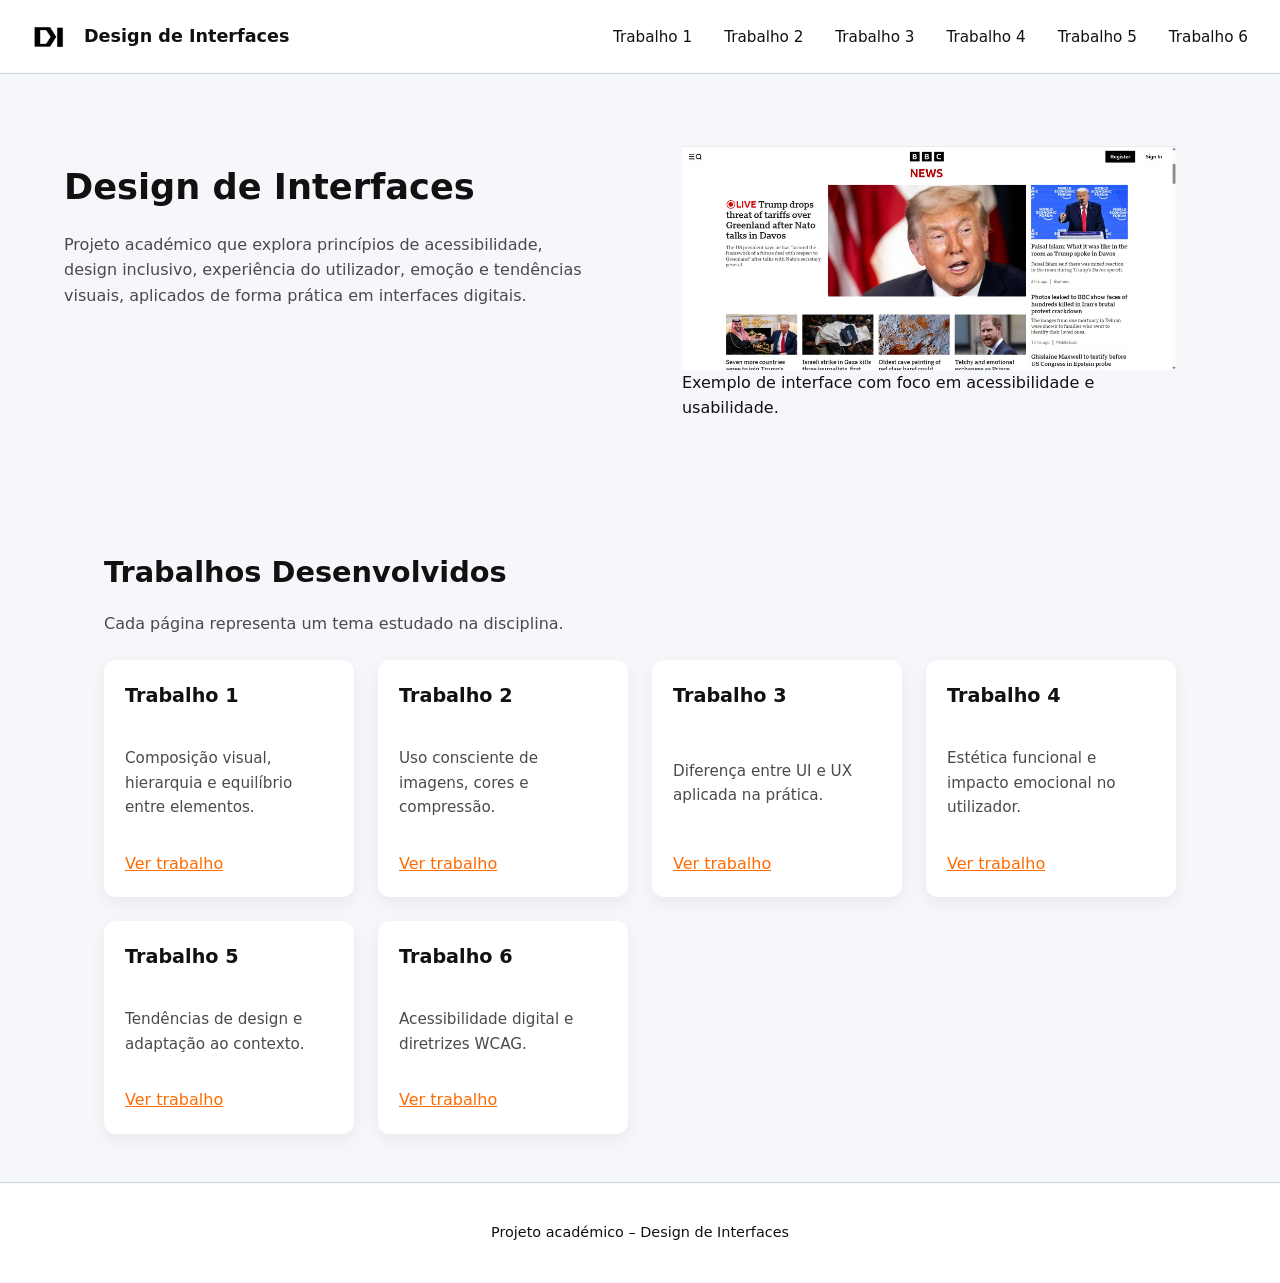
<file: index.html>
<!DOCTYPE html>
<html lang="pt">
<head>
  <meta charset="UTF-8">
  <meta name="viewport" content="width=device-width, initial-scale=1.0">
  <title>Design de Interfaces</title>
  <link rel="stylesheet" href="style.css">
  <link rel="icon" href="imagens/favicon.png" type="image/x-icon">
</head>

<body class="theme-light">

<a href="#conteudo" class="skip-link">Saltar para o conteúdo principal</a>

<header class="site-header">
  <div class="logo-area">
    <img src="imagens/logo.png" alt="Logotipo do projeto Design de Interfaces" width="48" height="48">
    <span class="site-title">Design de Interfaces</span>
  </div>

  <nav class="main-nav" aria-label="Navegação principal">
    <ul>
      <li><a href="trabalho1.html">Trabalho 1</a></li>
      <li><a href="trabalho2.html">Trabalho 2</a></li>
      <li><a href="trabalho3.html">Trabalho 3</a></li>
      <li><a href="trabalho4.html">Trabalho 4</a></li>
      <li><a href="trabalho5.html">Trabalho 5</a></li>
      <li><a href="trabalho6.html">Trabalho 6</a></li>
    </ul>
  </nav>
</header>

<main id="conteudo">

  <section class="hero">
    <div class="hero-text">
      <h1>Design de Interfaces</h1>
      <p>
        Projeto académico que explora princípios de acessibilidade, design inclusivo,
        experiência do utilizador, emoção e tendências visuais, aplicados de forma prática
        em interfaces digitais.
      </p>
    </div>

    <figure class="hero-figure">
      <img src="imagens/interface-exemplo.jpg" alt="Exemplo visual de interface acessível e responsiva">
      <figcaption>Exemplo de interface com foco em acessibilidade e usabilidade.</figcaption>
    </figure>
  </section>

  <section class="section">
    <header class="section-header">
      <h2>Trabalhos Desenvolvidos</h2>
      <p>Cada página representa um tema estudado na disciplina.</p>
    </header>

    <div class="cards-grid">
      <article class="card">
        <h3>Trabalho 1</h3>
        <p>Composição visual, hierarquia e equilíbrio entre elementos.</p>
        <a href="trabalho1.html" class="card-link">Ver trabalho</a>
      </article>

      <article class="card">
        <h3>Trabalho 2</h3>
        <p>Uso consciente de imagens, cores e compressão.</p>
        <a href="trabalho2.html" class="card-link">Ver trabalho</a>
      </article>

      <article class="card">
        <h3>Trabalho 3</h3>
        <p>Diferença entre UI e UX aplicada na prática.</p>
        <a href="trabalho3.html" class="card-link">Ver trabalho</a>
      </article>

      <article class="card">
        <h3>Trabalho 4</h3>
        <p>Estética funcional e impacto emocional no utilizador.</p>
        <a href="trabalho4.html" class="card-link">Ver trabalho</a>
      </article>

      <article class="card">
        <h3>Trabalho 5</h3>
        <p>Tendências de design e adaptação ao contexto.</p>
        <a href="trabalho5.html" class="card-link">Ver trabalho</a>
      </article>

      <article class="card">
        <h3>Trabalho 6</h3>
        <p>Acessibilidade digital e diretrizes WCAG.</p>
        <a href="trabalho6.html" class="card-link">Ver trabalho</a>
      </article>
    </div>
  </section>

</main>

<footer class="site-footer">
  <p>Projeto académico – Design de Interfaces</p>
</footer>

</body>
</html>
</file>
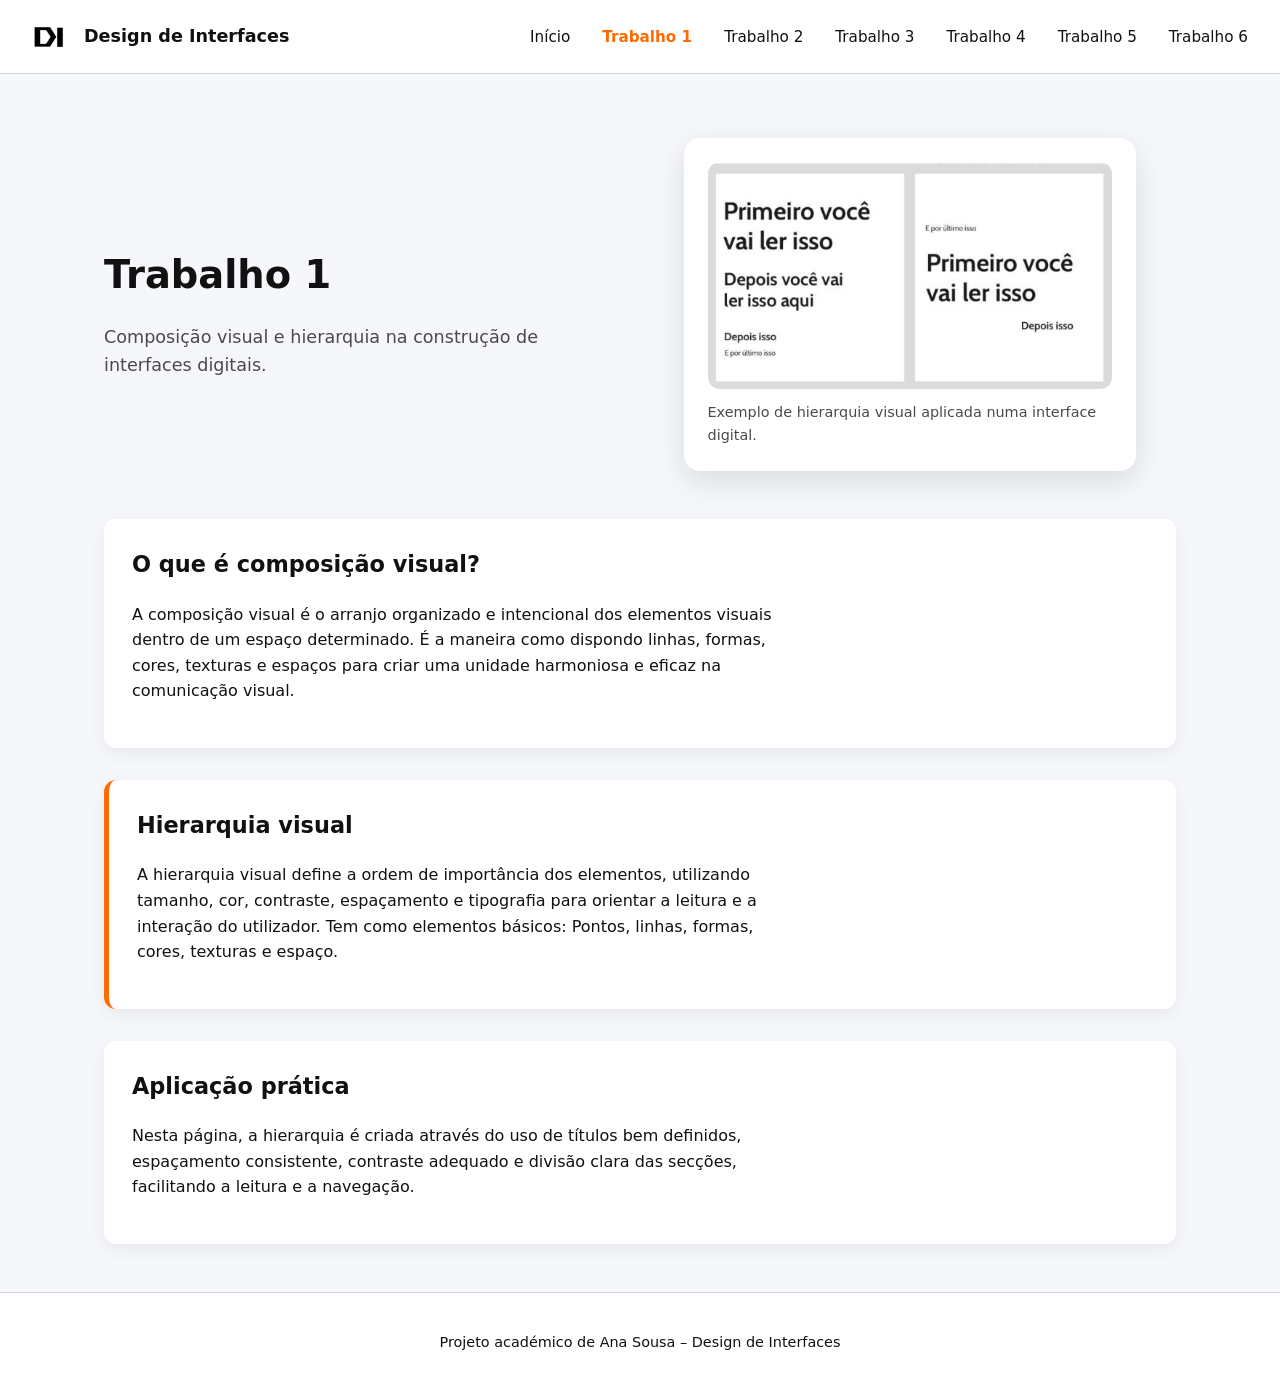
<file: trabalho1.html>
<!DOCTYPE html>
<html lang="pt">

<head>
    <meta charset="UTF-8">
    <meta name="viewport" content="width=device-width, initial-scale=1.0">
    <title>Trabalho 1 – Composição Visual</title>
    <link rel="icon" href="/imagens/favicon.png" type="image/x-icon">

    <!-- CSS base do site -->
    <link rel="stylesheet" href="style.css">

    <!-- CSS específico do trabalho -->
    <link rel="stylesheet" href="trabalho1.css">
</head>

<body class="theme-light">

    <a href="#conteudo" class="skip-link">Saltar para o conteúdo principal</a>

    <header class="site-header">
        <div class="logo-area">
            <img src="imagens/logo.png" alt="Logotipo do projeto Design de Interfaces" width="48" height="48">
            <span class="site-title">Design de Interfaces</span>
        </div>

        <nav class="main-nav" aria-label="Navegação principal">
            <ul>
                <li><a href="index.html">Início</a></li>
                <li><a href="trabalho1.html" aria-current="page">Trabalho 1</a></li>
                <li><a href="trabalho2.html">Trabalho 2</a></li>
                <li><a href="trabalho3.html">Trabalho 3</a></li>
                <li><a href="trabalho4.html">Trabalho 4</a></li>
                <li><a href="trabalho5.html">Trabalho 5</a></li>
                <li><a href="trabalho6.html">Trabalho 6</a></li>
            </ul>
        </nav>
    </header>

    <main id="conteudo">

        <section class="trabalho-hero hero-com-imagem">
            <div class="hero-texto">
                <h1>Trabalho 1</h1>
                <p class="subtitulo">
                    Composição visual e hierarquia na construção de interfaces digitais.
                </p>
            </div>

            <figure class="hero-imagem">
                <img src="imagens/imagem-exemplo.jpg"
                    alt="Exemplo de hierarquia visual aplicando contraste, tamanho e espaçamento">
                <figcaption>
                    Exemplo de hierarquia visual aplicada numa interface digital.
                </figcaption>
            </figure>
        </section>


        <section class="conteudo-trabalho">
            <article class="bloco">
                <h2>O que é composição visual?</h2>
                <p>
                    A composição visual é o arranjo organizado e
                    intencional dos elementos visuais dentro de
                    um espaço determinado. É a maneira como
                    dispondo linhas, formas, cores, texturas e
                    espaços para criar uma unidade harmoniosa
                    e eficaz na comunicação visual.
                </p>
            </article>

            <article class="bloco destaque">
                <h2>Hierarquia visual</h2>
                <p>
                    A hierarquia visual define a ordem de importância dos elementos,
                    utilizando tamanho, cor, contraste, espaçamento e tipografia para
                    orientar a leitura e a interação do utilizador.
                    Tem como elementos básicos: Pontos, linhas, formas, cores, texturas e espaço.
                </p>
            </article>

            <article class="bloco">
                <h2>Aplicação prática</h2>
                <p>
                    Nesta página, a hierarquia é criada através do uso de títulos bem
                    definidos, espaçamento consistente, contraste adequado e divisão
                    clara das secções, facilitando a leitura e a navegação.
                </p>
            </article>

        </section>

    </main>

    <footer class="site-footer">
        <p>Projeto académico de Ana Sousa – Design de Interfaces</p>
    </footer>

</body>

</html>
</file>
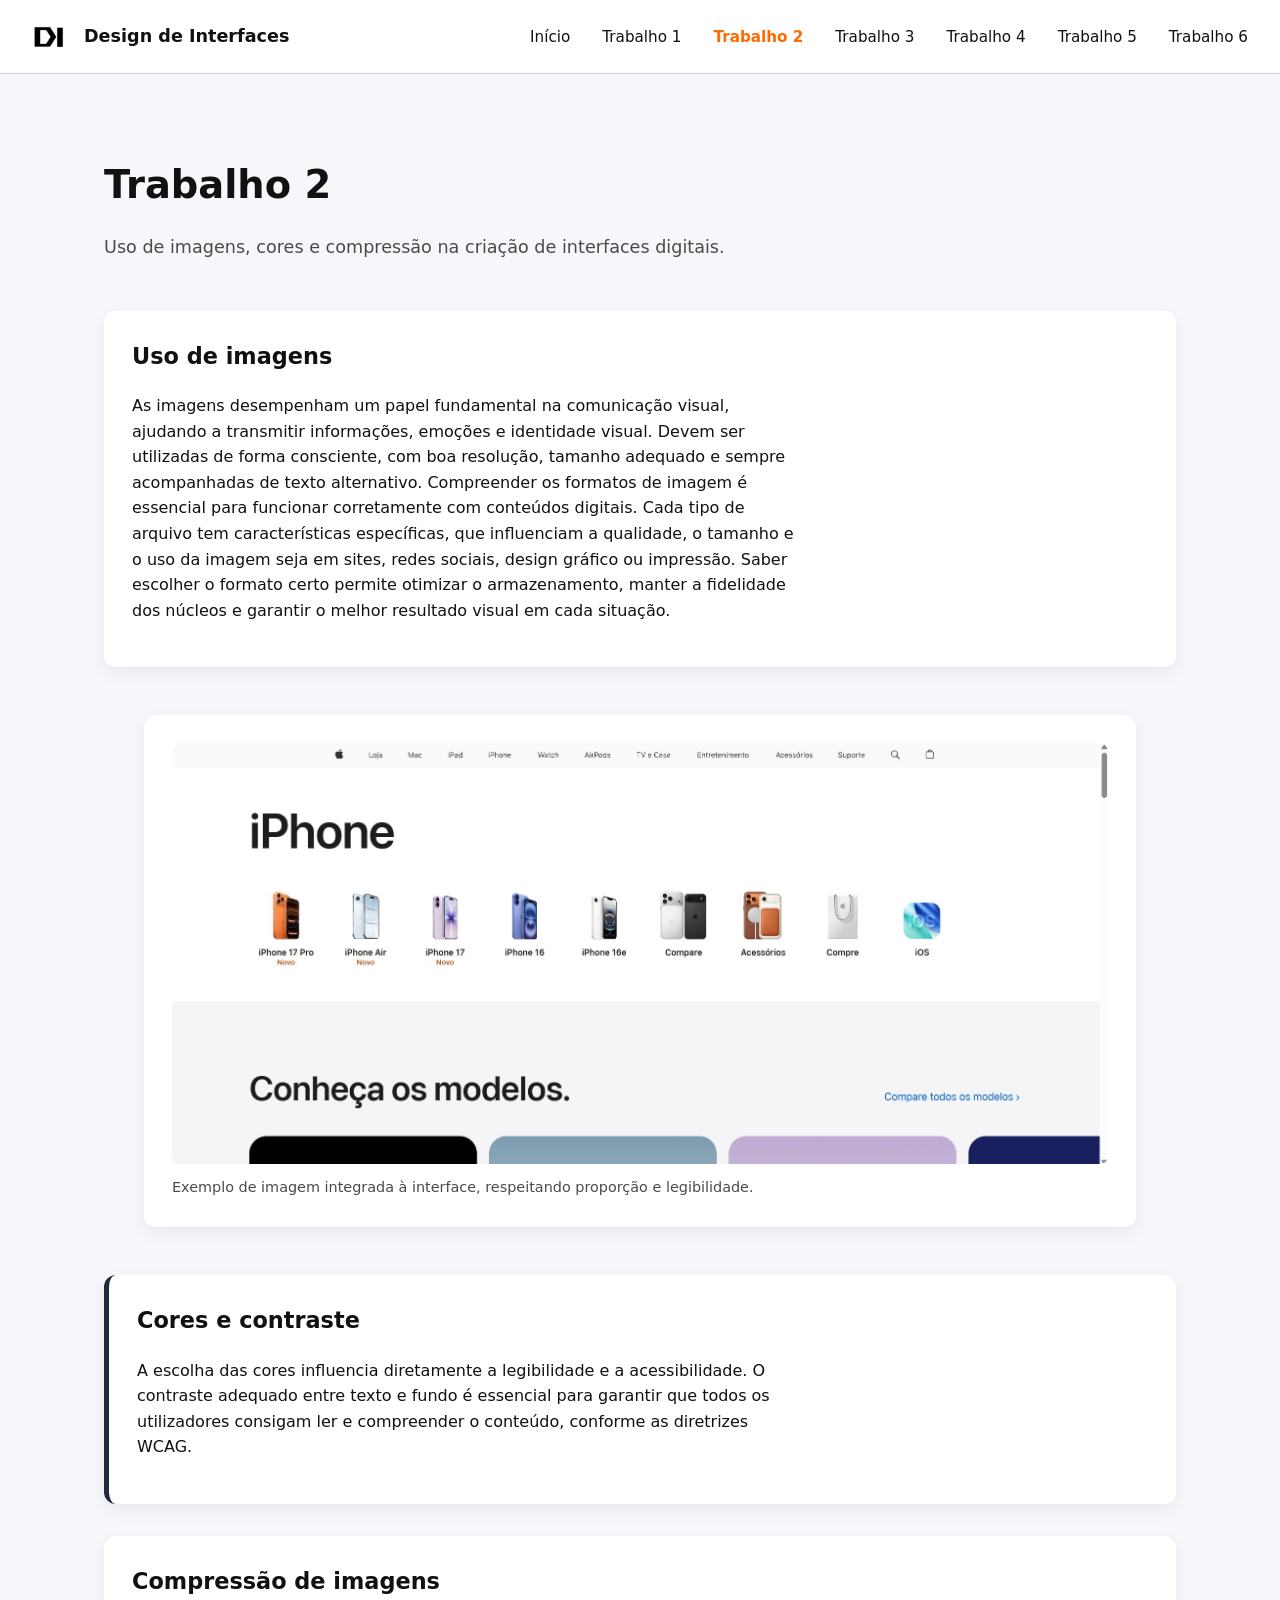
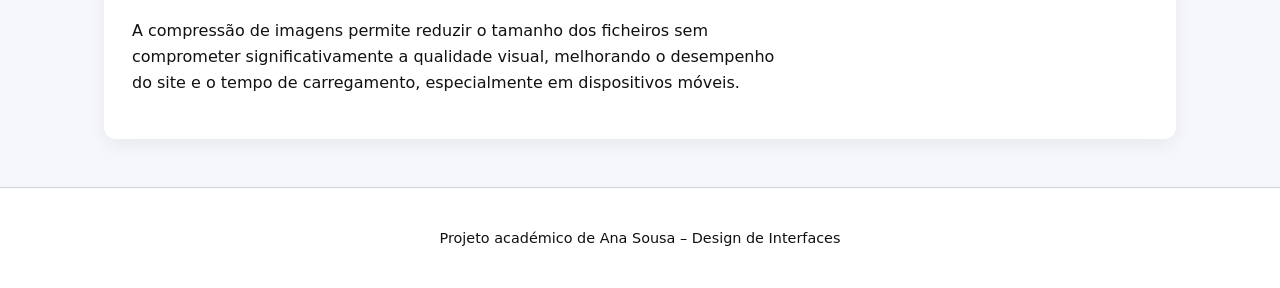
<file: trabalho2.html>
<!DOCTYPE html>
<html lang="pt">

<head>
    <meta charset="UTF-8">
    <meta name="viewport" content="width=device-width, initial-scale=1.0">
    <title>Trabalho 2 – Imagens, Cores e Compressão</title>
    <link rel="icon" href="/imagens/favicon.png" type="image/x-icon">

    <!-- CSS base do site -->
    <link rel="stylesheet" href="style.css">

    <!-- CSS específico do trabalho -->
    <link rel="stylesheet" href="trabalho2.css">
</head>

<body class="theme-light">

    <a href="#conteudo" class="skip-link">Saltar para o conteúdo principal</a>

    <header class="site-header">
        <div class="logo-area">
            <img src="imagens/logo.png" alt="Logotipo do projeto Design de Interfaces" width="48" height="48">
            <span class="site-title">Design de Interfaces</span>
        </div>

        <nav class="main-nav" aria-label="Navegação principal">
            <ul>
                <li><a href="index.html">Início</a></li>
                <li><a href="trabalho1.html">Trabalho 1</a></li>
                <li><a href="trabalho2.html" aria-current="page">Trabalho 2</a></li>
                <li><a href="trabalho3.html">Trabalho 3</a></li>
                <li><a href="trabalho4.html">Trabalho 4</a></li>
                <li><a href="trabalho5.html">Trabalho 5</a></li>
                <li><a href="trabalho6.html">Trabalho 6</a></li>
            </ul>
        </nav>
    </header>

    <main id="conteudo">

        <section class="trabalho-hero">
            <h1>Trabalho 2</h1>
            <p class="subtitulo">
                Uso de imagens, cores e compressão na criação de interfaces digitais.
            </p>
        </section>

        <section class="conteudo-trabalho">

            <article class="bloco">
                <h2>Uso de imagens</h2>
                <p>
                    As imagens desempenham um papel fundamental na comunicação visual,
                    ajudando a transmitir informações, emoções e identidade visual.
                    Devem ser utilizadas de forma consciente, com boa resolução,
                    tamanho adequado e sempre acompanhadas de texto alternativo. Compreender os formatos de imagem é
                    essencial para funcionar corretamente com conteúdos
                    digitais. Cada tipo de arquivo tem características
                    específicas, que influenciam a qualidade, o tamanho
                    e o uso da imagem seja em sites, redes sociais,
                    design gráfico ou impressão.
                    Saber escolher o formato certo permite otimizar o
                    armazenamento, manter a fidelidade dos núcleos e
                    garantir o melhor resultado visual em cada situação.
                </p>
            </article>

            <figure class="bloco imagem-exemplo">
                <img src="imagens/imagem-interface.jpg" alt="Exemplo de interface com uso adequado de imagens">
                <figcaption>
                    Exemplo de imagem integrada à interface, respeitando proporção e legibilidade.
                </figcaption>
            </figure>

            <article class="bloco destaque">
                <h2>Cores e contraste</h2>
                <p>
                    A escolha das cores influencia diretamente a legibilidade e a
                    acessibilidade. O contraste adequado entre texto e fundo é essencial
                    para garantir que todos os utilizadores consigam ler e compreender
                    o conteúdo, conforme as diretrizes WCAG.
                </p>
            </article>

            <article class="bloco">
                <h2>Compressão de imagens</h2>
                <p>
                    A compressão de imagens permite reduzir o tamanho dos ficheiros sem
                    comprometer significativamente a qualidade visual, melhorando o
                    desempenho do site e o tempo de carregamento, especialmente em
                    dispositivos móveis.
                </p>
            </article>

        </section>

    </main>

    <footer class="site-footer">
        <p>Projeto académico de Ana Sousa – Design de Interfaces</p>
    </footer>

</body>

</html>
</file>
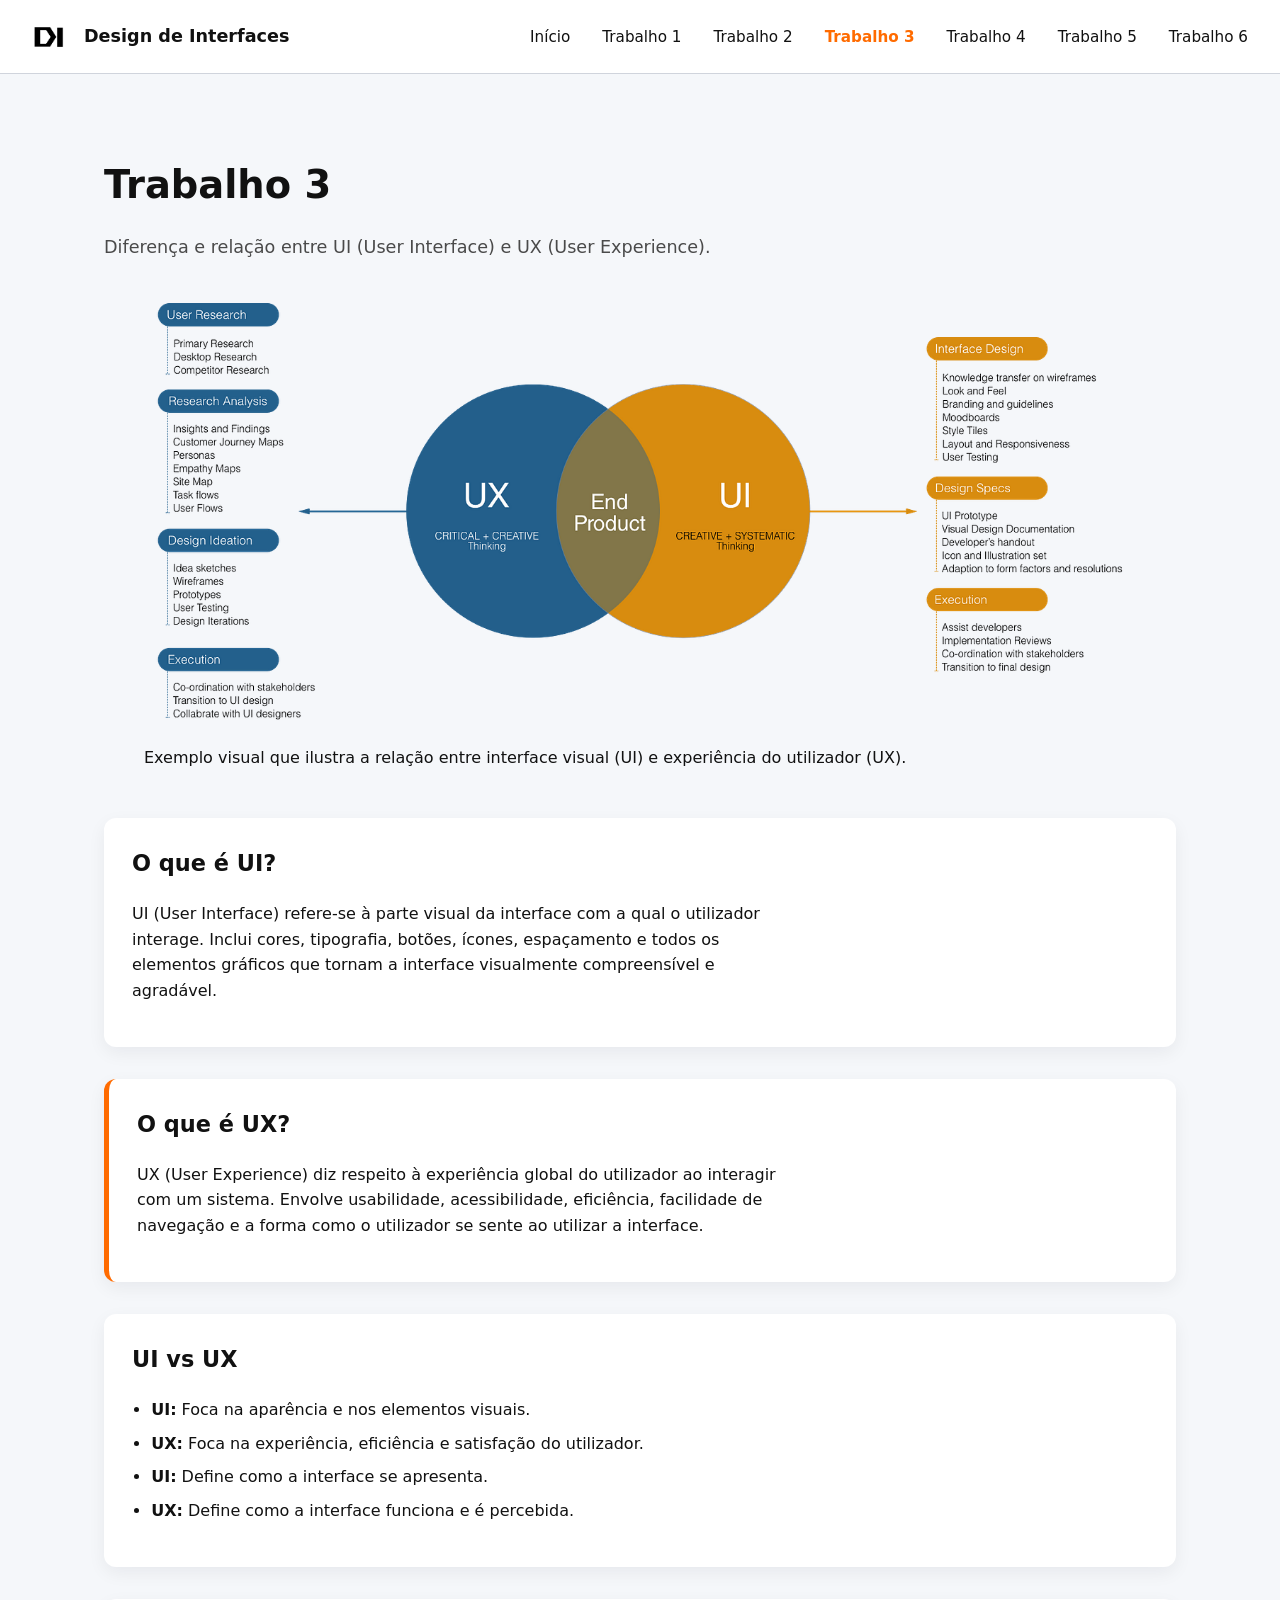
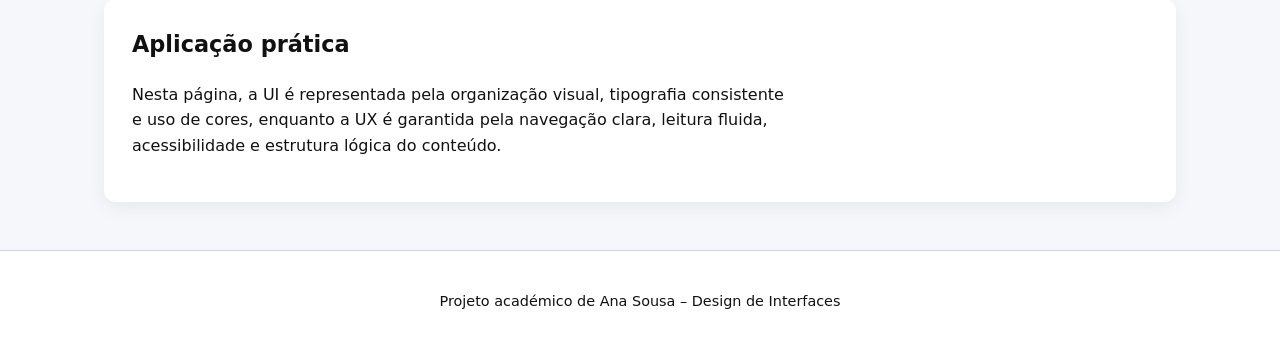
<file: trabalho3.html>
<!DOCTYPE html>
<html lang="pt">

<head>
    <meta charset="UTF-8">
    <meta name="viewport" content="width=device-width, initial-scale=1.0">
    <title>Trabalho 3 – UI e UX</title>
    <link rel="icon" href="imagens/favicon.png" type="image/x-icon">

    <!-- CSS base do site -->
    <link rel="stylesheet" href="style.css">

    <!-- CSS específico do trabalho -->
    <link rel="stylesheet" href="trabalho3.css">
</head>

<body class="theme-light">

    <a href="#conteudo" class="skip-link">Saltar para o conteúdo principal</a>

    <header class="site-header">
        <div class="logo-area">
            <img src="imagens/logo.png" alt="Logotipo do projeto Design de Interfaces" width="48" height="48">
            <span class="site-title">Design de Interfaces</span>
        </div>

        <nav class="main-nav" aria-label="Navegação principal">
            <ul>
                <li><a href="index.html">Início</a></li>
                <li><a href="trabalho1.html">Trabalho 1</a></li>
                <li><a href="trabalho2.html">Trabalho 2</a></li>
                <li><a href="trabalho3.html" aria-current="page">Trabalho 3</a></li>
                <li><a href="trabalho4.html">Trabalho 4</a></li>
                <li><a href="trabalho5.html">Trabalho 5</a></li>
                <li><a href="trabalho6.html">Trabalho 6</a></li>
            </ul>
        </nav>
    </header>

    <main id="conteudo">

        <section class="trabalho-hero hero-com-imagem">
            <div class="hero-texto">
                <h1>Trabalho 3</h1>
                <p class="subtitulo">
                    Diferença e relação entre UI (User Interface) e UX (User Experience).
                </p>
            </div>

            <figure class="hero-imagem">
                <img src="imagens/ui-ux.png"
                    alt="Exemplo visual representando a diferença entre UI e UX numa interface digital">
                <figcaption>
                    Exemplo visual que ilustra a relação entre interface visual (UI)
                    e experiência do utilizador (UX).
                </figcaption>
            </figure>
        </section>


        <section class="conteudo-trabalho">

            <article class="bloco">
                <h2>O que é UI?</h2>
                <p>
                    UI (User Interface) refere-se à parte visual da interface com a qual
                    o utilizador interage. Inclui cores, tipografia, botões, ícones,
                    espaçamento e todos os elementos gráficos que tornam a interface
                    visualmente compreensível e agradável.
                </p>
            </article>

            <article class="bloco destaque">
                <h2>O que é UX?</h2>
                <p>
                    UX (User Experience) diz respeito à experiência global do utilizador
                    ao interagir com um sistema. Envolve usabilidade, acessibilidade,
                    eficiência, facilidade de navegação e a forma como o utilizador se
                    sente ao utilizar a interface.
                </p>
            </article>

            <article class="bloco comparacao">
                <h2>UI vs UX</h2>
                <ul>
                    <li><strong>UI:</strong> Foca na aparência e nos elementos visuais.</li>
                    <li><strong>UX:</strong> Foca na experiência, eficiência e satisfação do utilizador.</li>
                    <li><strong>UI:</strong> Define como a interface se apresenta.</li>
                    <li><strong>UX:</strong> Define como a interface funciona e é percebida.</li>
                </ul>
            </article>

            <article class="bloco">
                <h2>Aplicação prática</h2>
                <p>
                    Nesta página, a UI é representada pela organização visual,
                    tipografia consistente e uso de cores, enquanto a UX é garantida
                    pela navegação clara, leitura fluida, acessibilidade e estrutura
                    lógica do conteúdo.
                </p>
            </article>

        </section>

    </main>

    <footer class="site-footer">
        <p>Projeto académico de Ana Sousa – Design de Interfaces</p>
    </footer>

</body>

</html>
</file>
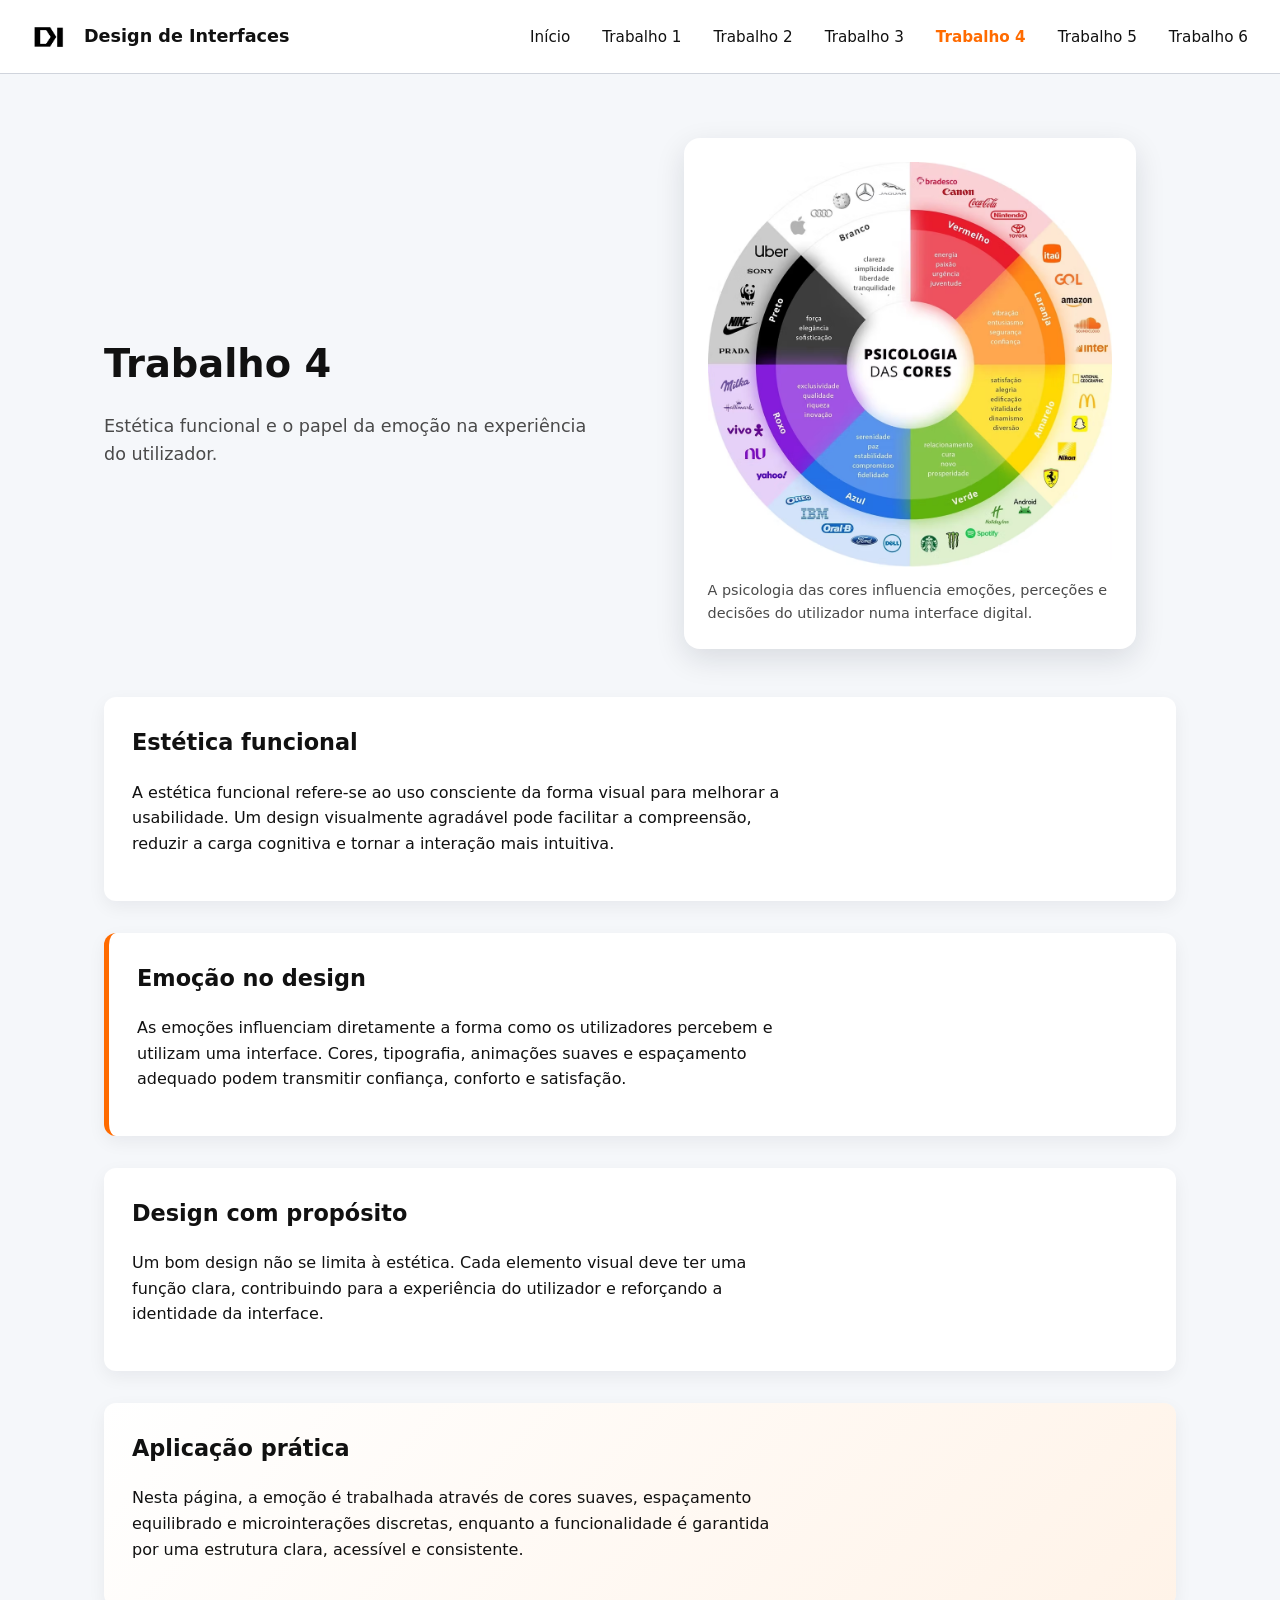
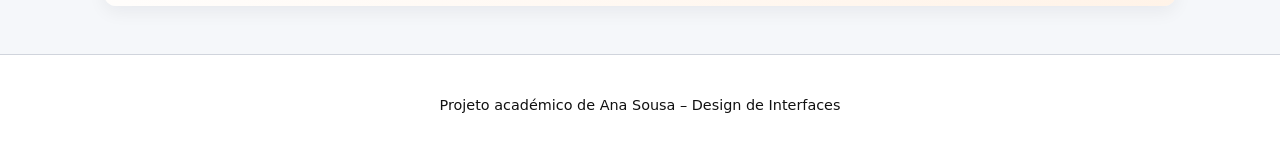
<file: trabalho4.html>
<!DOCTYPE html>
<html lang="pt">

<head>
    <meta charset="UTF-8">
    <meta name="viewport" content="width=device-width, initial-scale=1.0">
    <title>Trabalho 4 – Estética Funcional e Emoção</title>
    <link rel="icon" href="imagens/favicon.png" type="image/x-icon">

    <!-- CSS base do site -->
    <link rel="stylesheet" href="style.css">

    <!-- CSS específico do trabalho -->
    <link rel="stylesheet" href="trabalho4.css">
</head>

<body class="theme-light">

    <a href="#conteudo" class="skip-link">Saltar para o conteúdo principal</a>

    <header class="site-header">
        <div class="logo-area">
            <img src="imagens/logo.png" alt="Logotipo do projeto Design de Interfaces" width="48" height="48">
            <span class="site-title">Design de Interfaces</span>
        </div>

        <nav class="main-nav" aria-label="Navegação principal">
            <ul>
                <li><a href="index.html">Início</a></li>
                <li><a href="trabalho1.html">Trabalho 1</a></li>
                <li><a href="trabalho2.html">Trabalho 2</a></li>
                <li><a href="trabalho3.html">Trabalho 3</a></li>
                <li><a href="trabalho4.html" aria-current="page">Trabalho 4</a></li>
                <li><a href="trabalho5.html">Trabalho 5</a></li>
                <li><a href="trabalho6.html">Trabalho 6</a></li>
            </ul>
        </nav>
    </header>

    <main id="conteudo">

        <section class="trabalho-hero hero-com-imagem">
            <div class="hero-texto">
                <h1>Trabalho 4</h1>
                <p class="subtitulo">
                    Estética funcional e o papel da emoção na experiência do utilizador.
                </p>
            </div>

            <figure class="hero-imagem">
                <img src="imagens/psicologia-das-cores.avif"
                    alt="Representação da psicologia das cores e sua influência emocional no design de interfaces">
                <figcaption>
                    A psicologia das cores influencia emoções, perceções e decisões do utilizador
                    numa interface digital.
                </figcaption>
            </figure>
        </section>


        <section class="conteudo-trabalho">

            <article class="bloco">
                <h2>Estética funcional</h2>
                <p>
                    A estética funcional refere-se ao uso consciente da forma visual
                    para melhorar a usabilidade. Um design visualmente agradável pode
                    facilitar a compreensão, reduzir a carga cognitiva e tornar a
                    interação mais intuitiva.
                </p>
            </article>

            <article class="bloco destaque">
                <h2>Emoção no design</h2>
                <p>
                    As emoções influenciam diretamente a forma como os utilizadores
                    percebem e utilizam uma interface. Cores, tipografia, animações
                    suaves e espaçamento adequado podem transmitir confiança, conforto
                    e satisfação.
                </p>
            </article>

            <article class="bloco">
                <h2>Design com propósito</h2>
                <p>
                    Um bom design não se limita à estética. Cada elemento visual deve
                    ter uma função clara, contribuindo para a experiência do utilizador
                    e reforçando a identidade da interface.
                </p>
            </article>

            <article class="bloco conclusao">
                <h2>Aplicação prática</h2>
                <p>
                    Nesta página, a emoção é trabalhada através de cores suaves,
                    espaçamento equilibrado e microinterações discretas, enquanto a
                    funcionalidade é garantida por uma estrutura clara, acessível e
                    consistente.
                </p>
            </article>

        </section>

    </main>

    <footer class="site-footer">
        <p>Projeto académico de Ana Sousa – Design de Interfaces</p>
    </footer>

</body>

</html>
</file>
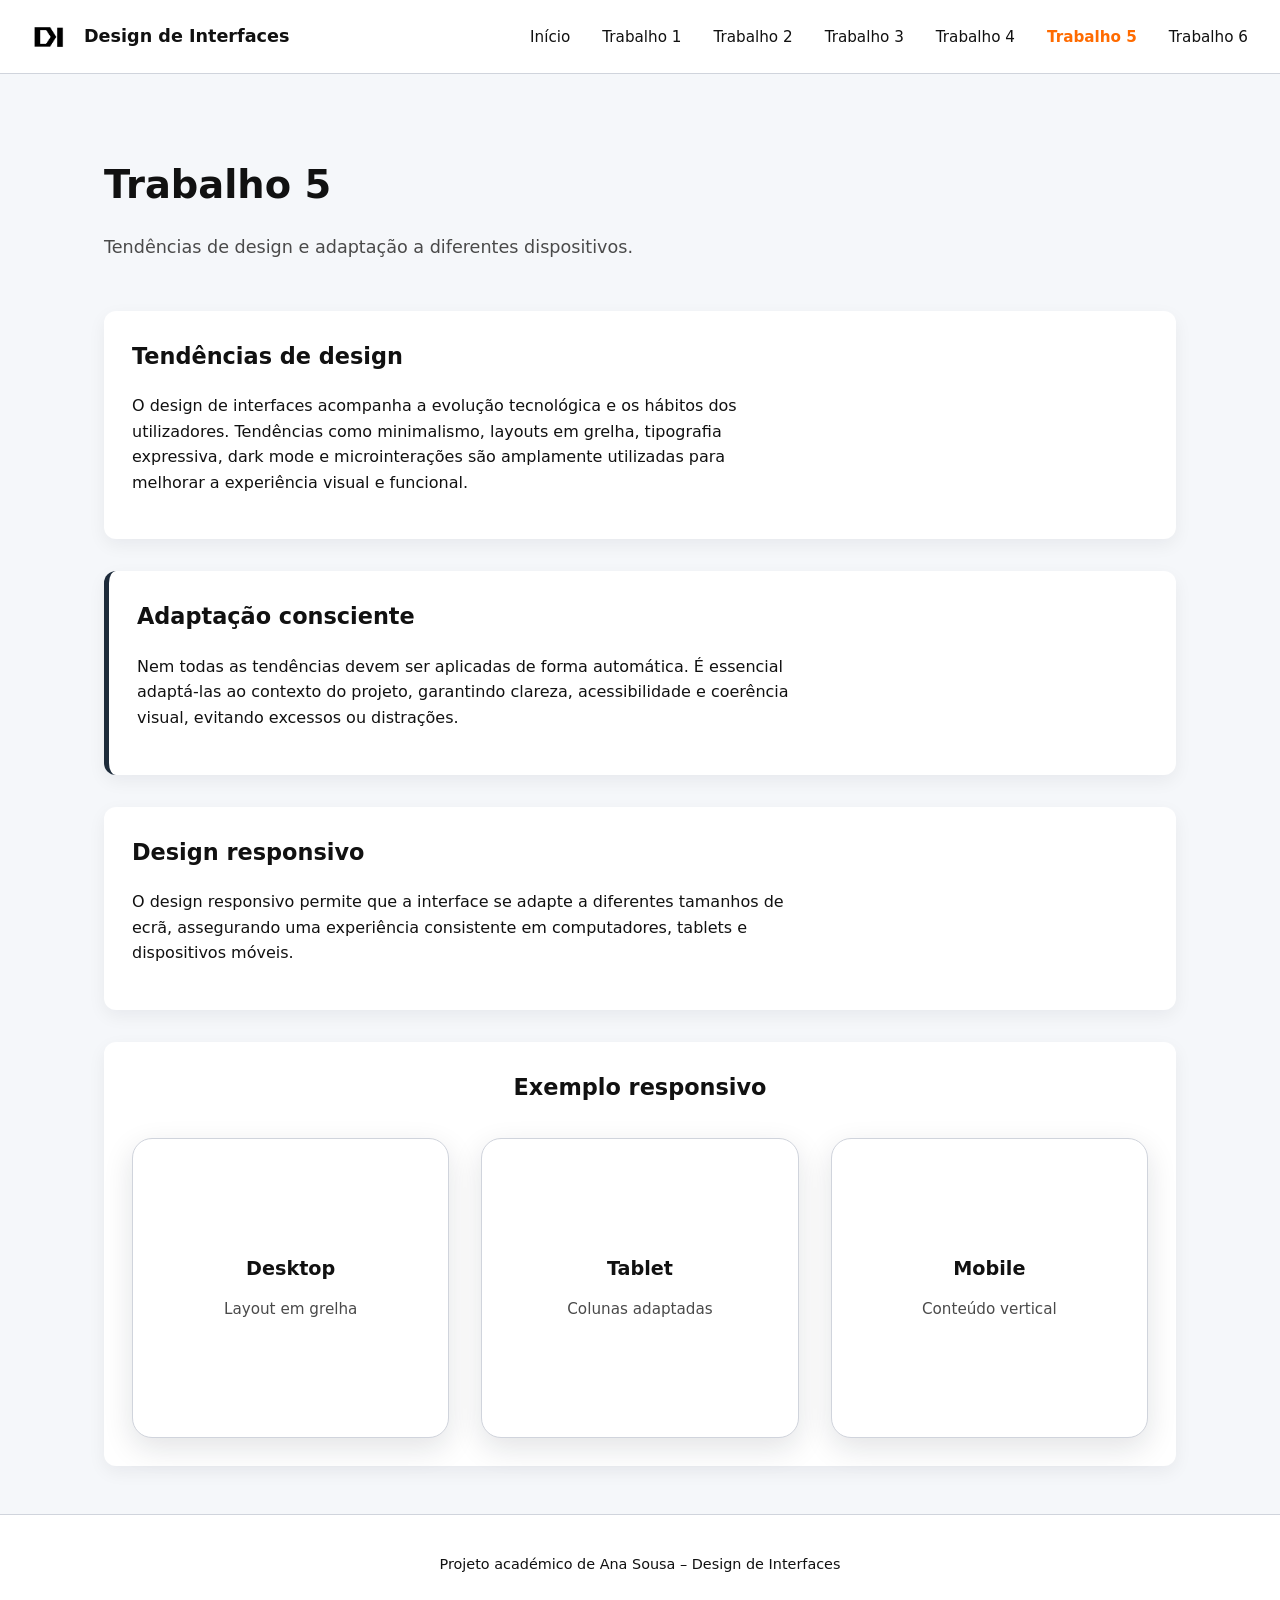
<file: trabalho5.html>
<!DOCTYPE html>
<html lang="pt">

<head>
    <meta charset="UTF-8">
    <meta name="viewport" content="width=device-width, initial-scale=1.0">
    <title>Trabalho 5 – Tendências e Responsividade</title>
    <link rel="icon" href="imagens/favicon.png" type="image/x-icon">

    <!-- CSS base do site -->
    <link rel="stylesheet" href="style.css">

    <!-- CSS específico do trabalho -->
    <link rel="stylesheet" href="trabalho5.css">
</head>

<body class="theme-light">

    <a href="#conteudo" class="skip-link">Saltar para o conteúdo principal</a>

    <header class="site-header">
        <div class="logo-area">
            <img src="imagens/logo.png" alt="Logotipo do projeto Design de Interfaces" width="48" height="48">
            <span class="site-title">Design de Interfaces</span>
        </div>

        <nav class="main-nav" aria-label="Navegação principal">
            <ul>
                <li><a href="index.html">Início</a></li>
                <li><a href="trabalho1.html">Trabalho 1</a></li>
                <li><a href="trabalho2.html">Trabalho 2</a></li>
                <li><a href="trabalho3.html">Trabalho 3</a></li>
                <li><a href="trabalho4.html">Trabalho 4</a></li>
                <li><a href="trabalho5.html" aria-current="page">Trabalho 5</a></li>
                <li><a href="trabalho6.html">Trabalho 6</a></li>
            </ul>
        </nav>
    </header>

    <main id="conteudo">

        <section class="trabalho-hero">
            <h1>Trabalho 5</h1>
            <p class="subtitulo">
                Tendências de design e adaptação a diferentes dispositivos.
            </p>
        </section>

        <section class="conteudo-trabalho">

            <article class="bloco">
                <h2>Tendências de design</h2>
                <p>
                    O design de interfaces acompanha a evolução tecnológica e os hábitos
                    dos utilizadores. Tendências como minimalismo, layouts em grelha,
                    tipografia expressiva, dark mode e microinterações são amplamente
                    utilizadas para melhorar a experiência visual e funcional.
                </p>
            </article>

            <article class="bloco destaque">
                <h2>Adaptação consciente</h2>
                <p>
                    Nem todas as tendências devem ser aplicadas de forma automática.
                    É essencial adaptá-las ao contexto do projeto, garantindo clareza,
                    acessibilidade e coerência visual, evitando excessos ou distrações.
                </p>
            </article>

            <article class="bloco">
                <h2>Design responsivo</h2>
                <p>
                    O design responsivo permite que a interface se adapte a diferentes
                    tamanhos de ecrã, assegurando uma experiência consistente em
                    computadores, tablets e dispositivos móveis.
                </p>
            </article>

            <section class="bloco exemplo-responsivo">
                <h2>Exemplo responsivo</h2>

                <div class="cards-responsivos">
                    <div class="card-demo desktop">
                        <strong>Desktop</strong>
                        <span>Layout em grelha</span>
                    </div>

                    <div class="card-demo tablet">
                        <strong>Tablet</strong>
                        <span>Colunas adaptadas</span>
                    </div>

                    <div class="card-demo mobile">
                        <strong>Mobile</strong>
                        <span>Conteúdo vertical</span>
                    </div>
                </div>
            </section>



        </section>

    </main>

    <footer class="site-footer">
        <p>Projeto académico de Ana Sousa – Design de Interfaces</p>
    </footer>

</body>

</html>
</file>
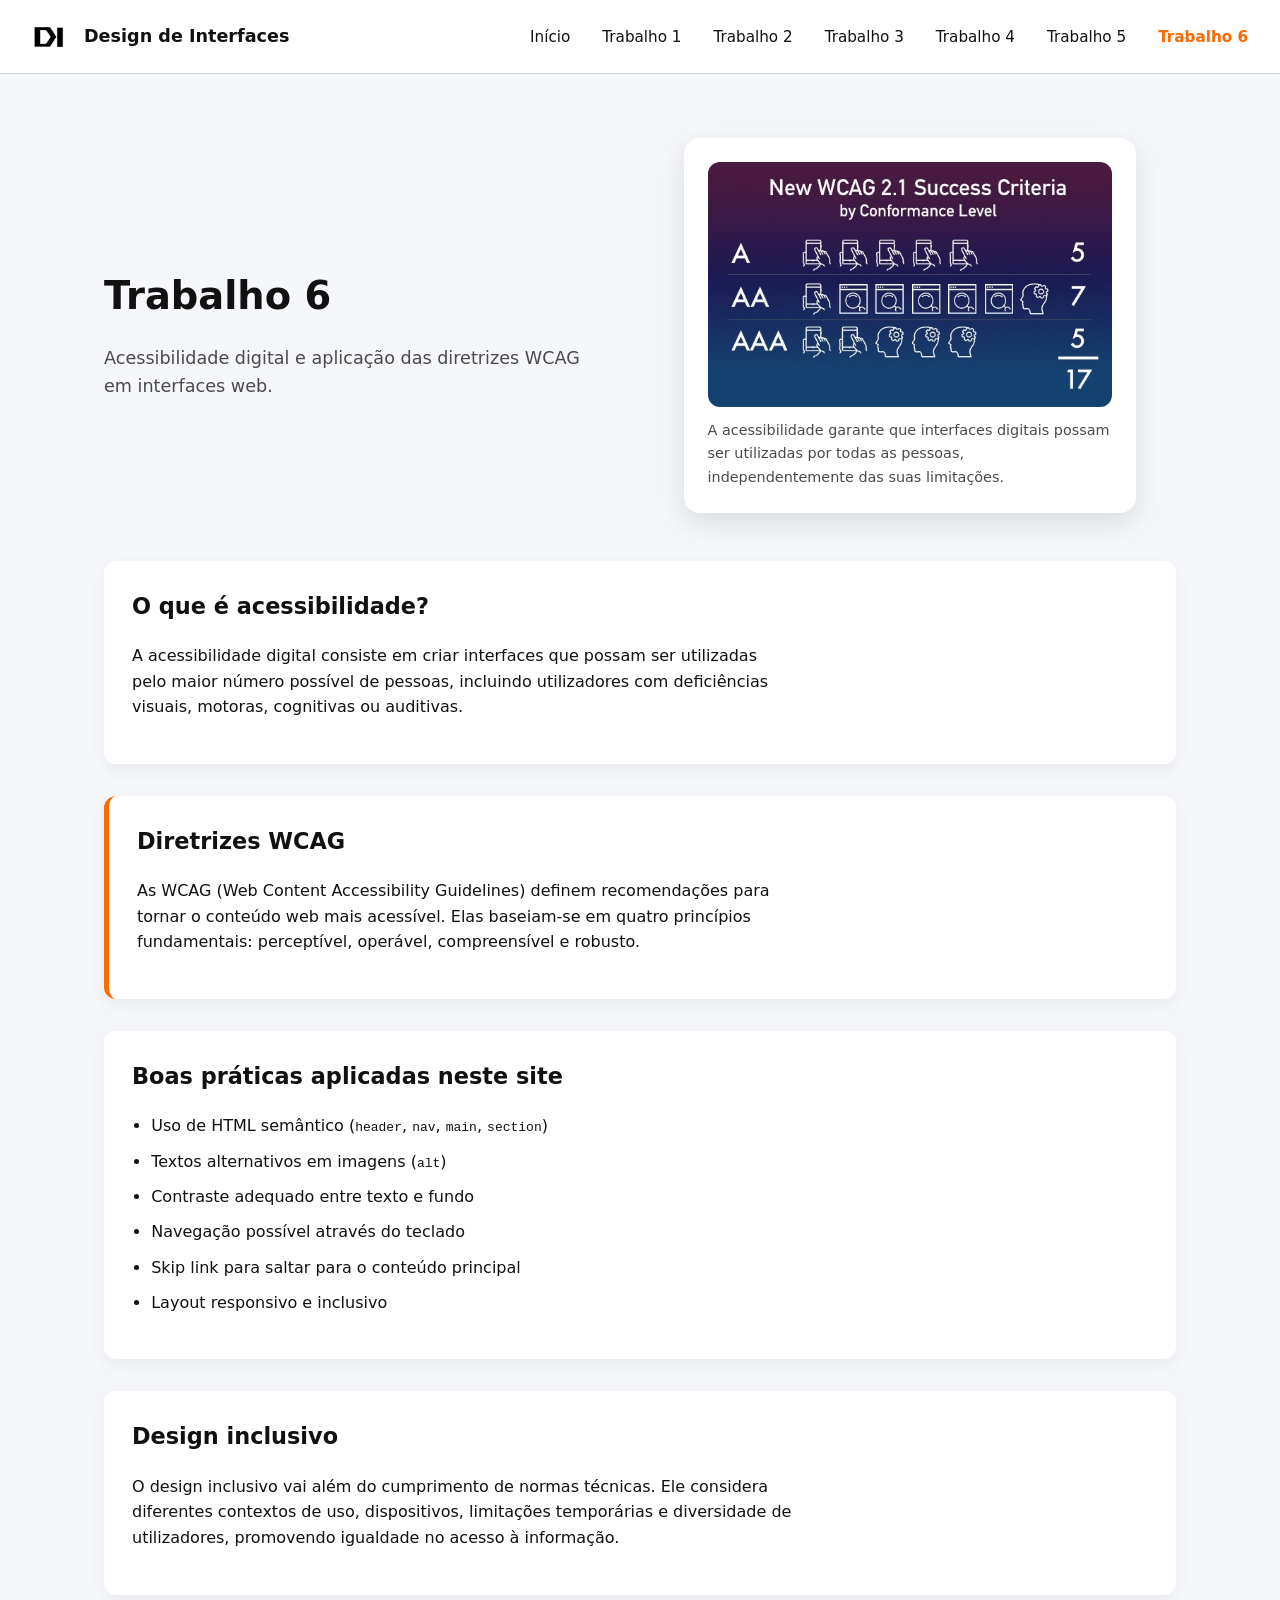
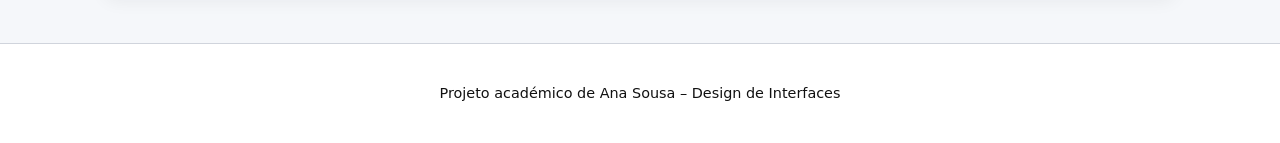
<file: trabalho6.html>
<!DOCTYPE html>
<html lang="pt">

<head>
    <meta charset="UTF-8">
    <meta name="viewport" content="width=device-width, initial-scale=1.0">
    <title>Trabalho 6 – Acessibilidade e WCAG</title>
    <link rel="icon" href="imagens/favicon.png" type="image/x-icon">

    <!-- CSS base do site -->
    <link rel="stylesheet" href="style.css">

    <!-- CSS específico do trabalho -->
    <link rel="stylesheet" href="trabalho6.css">
</head>

<body class="theme-light">

    <a href="#conteudo" class="skip-link">Saltar para o conteúdo principal</a>

    <header class="site-header">
        <div class="logo-area">
            <img src="imagens/logo.png" alt="Logotipo do projeto Design de Interfaces" width="48" height="48">
            <span class="site-title">Design de Interfaces</span>
        </div>

        <nav class="main-nav" aria-label="Navegação principal">
            <ul>
                <li><a href="index.html">Início</a></li>
                <li><a href="trabalho1.html">Trabalho 1</a></li>
                <li><a href="trabalho2.html">Trabalho 2</a></li>
                <li><a href="trabalho3.html">Trabalho 3</a></li>
                <li><a href="trabalho4.html">Trabalho 4</a></li>
                <li><a href="trabalho5.html">Trabalho 5</a></li>
                <li><a href="trabalho6.html" aria-current="page">Trabalho 6</a></li>
            </ul>
        </nav>
    </header>

    <main id="conteudo">

        <section class="trabalho-hero hero-com-imagem">
            <div class="hero-texto">
                <h1>Trabalho 6</h1>
                <p class="subtitulo">
                    Acessibilidade digital e aplicação das diretrizes WCAG em interfaces web.
                </p>
            </div>

            <figure class="hero-imagem">
                <img src="imagens/wcag.jpg"
                    alt="Representação de acessibilidade digital">
                <figcaption>
                    A acessibilidade garante que interfaces digitais possam ser utilizadas
                    por todas as pessoas, independentemente das suas limitações.
                </figcaption>
            </figure>
        </section>


        <section class="conteudo-trabalho">

            <article class="bloco">
                <h2>O que é acessibilidade?</h2>
                <p>
                    A acessibilidade digital consiste em criar interfaces que possam ser
                    utilizadas pelo maior número possível de pessoas, incluindo utilizadores
                    com deficiências visuais, motoras, cognitivas ou auditivas.
                </p>
            </article>

            <article class="bloco destaque">
                <h2>Diretrizes WCAG</h2>
                <p>
                    As WCAG (Web Content Accessibility Guidelines) definem recomendações
                    para tornar o conteúdo web mais acessível. Elas baseiam-se em quatro
                    princípios fundamentais: perceptível, operável, compreensível e robusto.
                </p>
            </article>

            <article class="bloco checklist">
                <h2>Boas práticas aplicadas neste site</h2>
                <ul>
                    <li>Uso de HTML semântico (<code>header</code>, <code>nav</code>, <code>main</code>,
                        <code>section</code>)</li>
                    <li>Textos alternativos em imagens (<code>alt</code>)</li>
                    <li>Contraste adequado entre texto e fundo</li>
                    <li>Navegação possível através do teclado</li>
                    <li>Skip link para saltar para o conteúdo principal</li>
                    <li>Layout responsivo e inclusivo</li>
                </ul>
            </article>

            <article class="bloco">
                <h2>Design inclusivo</h2>
                <p>
                    O design inclusivo vai além do cumprimento de normas técnicas. Ele
                    considera diferentes contextos de uso, dispositivos, limitações
                    temporárias e diversidade de utilizadores, promovendo igualdade no
                    acesso à informação.
                </p>
            </article>

        </section>

    </main>

    <footer class="site-footer">
        <p>Projeto académico de Ana Sousa – Design de Interfaces</p>
    </footer>

</body>

</html>
</file>
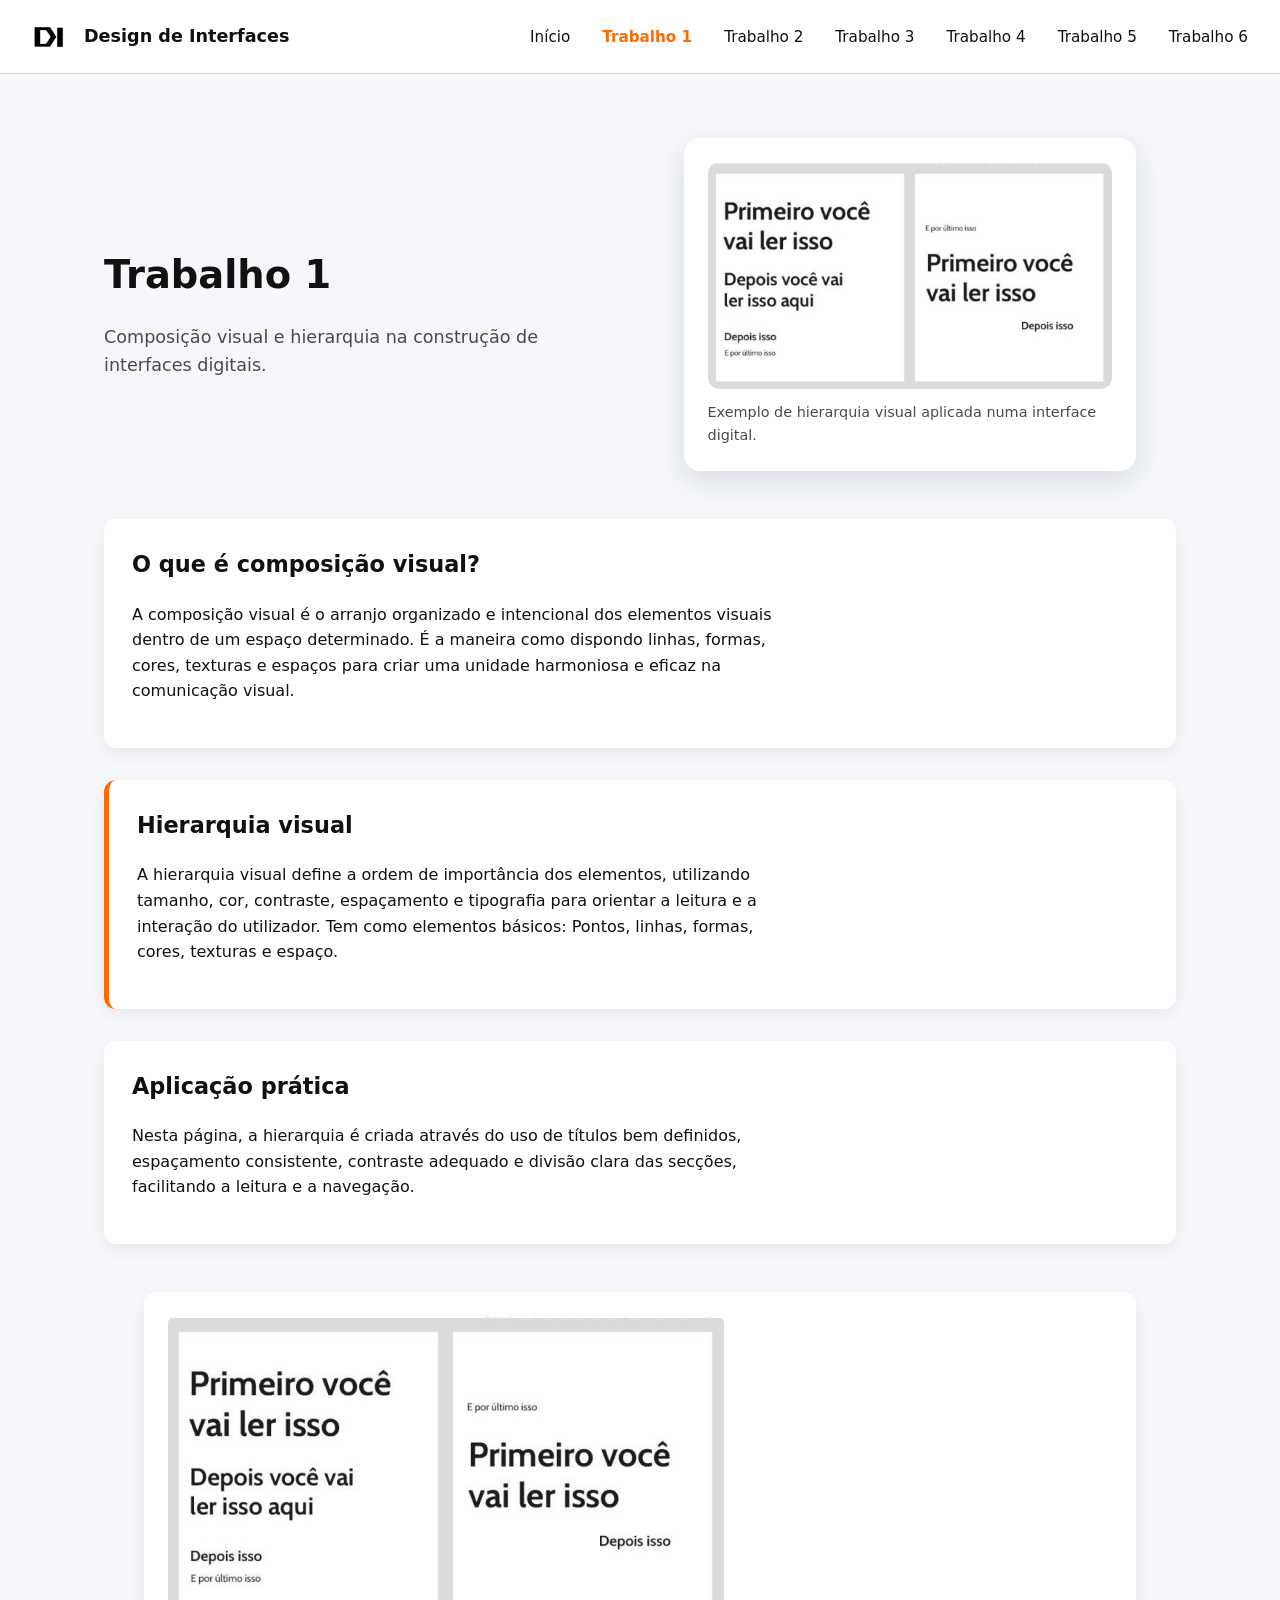
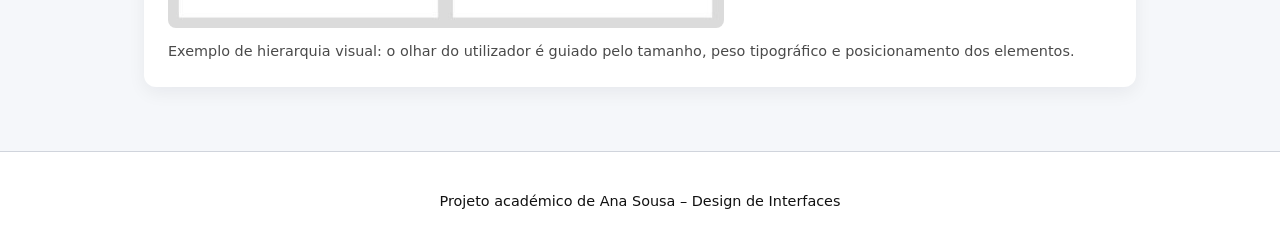
<file: trabalhos/trabalho1.html>
<!DOCTYPE html>
<html lang="pt">

<head>
    <meta charset="UTF-8">
    <meta name="viewport" content="width=device-width, initial-scale=1.0">
    <title>Trabalho 1 – Composição Visual</title>
    <link rel="icon" href="/imagens/favicon.png" type="image/x-icon">

    <!-- CSS base do site -->
    <link rel="stylesheet" href="/css/style.css">

    <!-- CSS específico do trabalho -->
    <link rel="stylesheet" href="/css/trabalho1.css">
</head>

<body class="theme-light">

    <a href="#conteudo" class="skip-link">Saltar para o conteúdo principal</a>

    <header class="site-header">
        <div class="logo-area">
            <img src="/imagens/logo.png" alt="Logotipo do projeto Design de Interfaces" width="48" height="48">
            <span class="site-title">Design de Interfaces</span>
        </div>

        <nav class="main-nav" aria-label="Navegação principal">
            <ul>
                <li><a href="/index.html">Início</a></li>
                <li><a href="/trabalhos/trabalho1.html" aria-current="page">Trabalho 1</a></li>
                <li><a href="/trabalhos/trabalho2.html">Trabalho 2</a></li>
                <li><a href="/trabalhos/trabalho3.html">Trabalho 3</a></li>
                <li><a href="/trabalhos/trabalho4.html">Trabalho 4</a></li>
                <li><a href="/trabalhos/trabalho5.html">Trabalho 5</a></li>
                <li><a href="/trabalhos/trabalho6.html">Trabalho 6</a></li>
            </ul>
        </nav>
    </header>

    <main id="conteudo">

        <section class="trabalho-hero hero-com-imagem">
            <div class="hero-texto">
                <h1>Trabalho 1</h1>
                <p class="subtitulo">
                    Composição visual e hierarquia na construção de interfaces digitais.
                </p>
            </div>

            <figure class="hero-imagem">
                <img src="/imagens/imagem-exemplo.jpg"
                    alt="Exemplo de hierarquia visual aplicando contraste, tamanho e espaçamento">
                <figcaption>
                    Exemplo de hierarquia visual aplicada numa interface digital.
                </figcaption>
            </figure>
        </section>


        <section class="conteudo-trabalho">
            <article class="bloco">
                <h2>O que é composição visual?</h2>
                <p>
                    A composição visual é o arranjo organizado e
                    intencional dos elementos visuais dentro de
                    um espaço determinado. É a maneira como
                    dispondo linhas, formas, cores, texturas e
                    espaços para criar uma unidade harmoniosa
                    e eficaz na comunicação visual.
                </p>
            </article>

            <article class="bloco destaque">
                <h2>Hierarquia visual</h2>
                <p>
                    A hierarquia visual define a ordem de importância dos elementos,
                    utilizando tamanho, cor, contraste, espaçamento e tipografia para
                    orientar a leitura e a interação do utilizador.
                    Tem como elementos básicos: Pontos, linhas, formas, cores, texturas e espaço.
                </p>
            </article>

            <article class="bloco">
                <h2>Aplicação prática</h2>
                <p>
                    Nesta página, a hierarquia é criada através do uso de títulos bem
                    definidos, espaçamento consistente, contraste adequado e divisão
                    clara das secções, facilitando a leitura e a navegação.
                </p>
            </article>
            <figure class="exemplo-hierarquia">
                <img src="/imagens/imagem-exemplo.jpg"
                    alt="Exemplo de hierarquia visual onde o tamanho e o contraste dos textos guiam a ordem de leitura">
                <figcaption>
                    Exemplo de hierarquia visual: o olhar do utilizador é guiado pelo tamanho,
                    peso tipográfico e posicionamento dos elementos.
                </figcaption>
            </figure>

        </section>

    </main>

    <footer class="site-footer">
        <p>Projeto académico de Ana Sousa – Design de Interfaces</p>
    </footer>

</body>

</html>
</file>
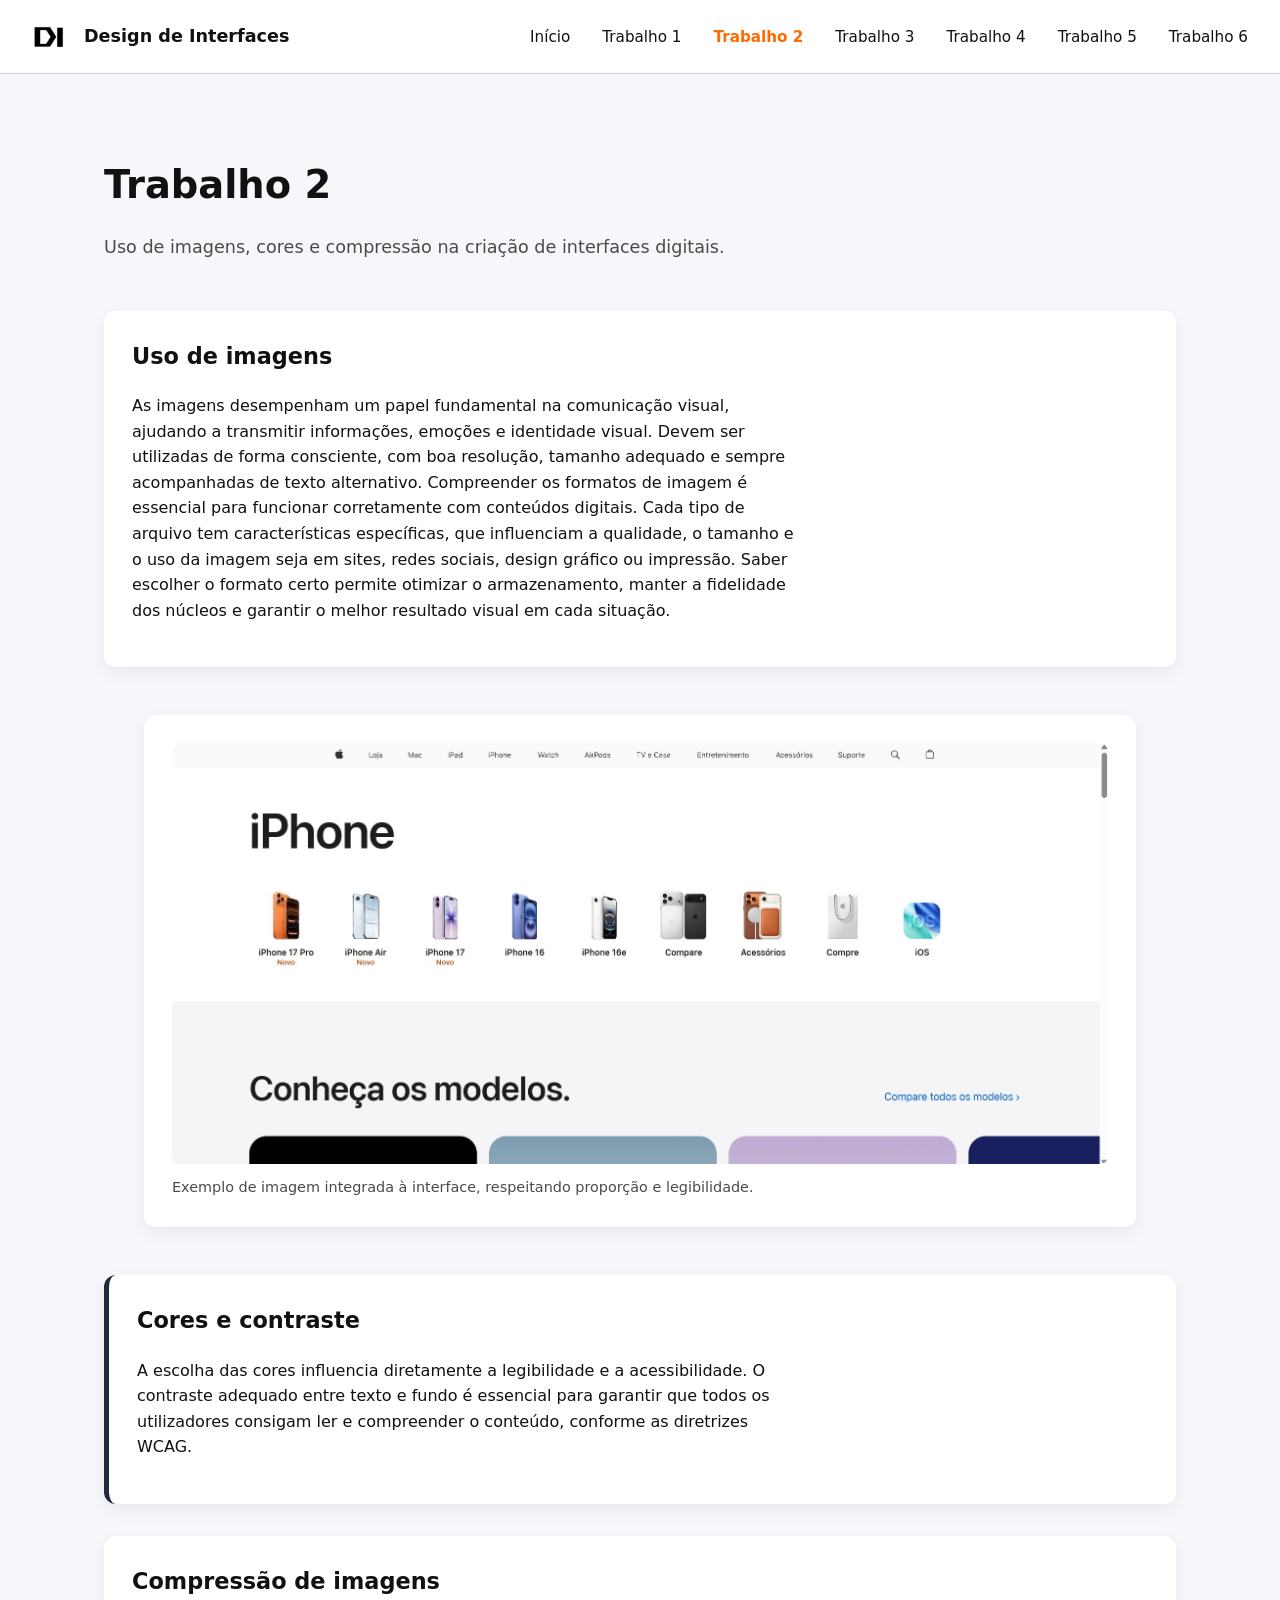
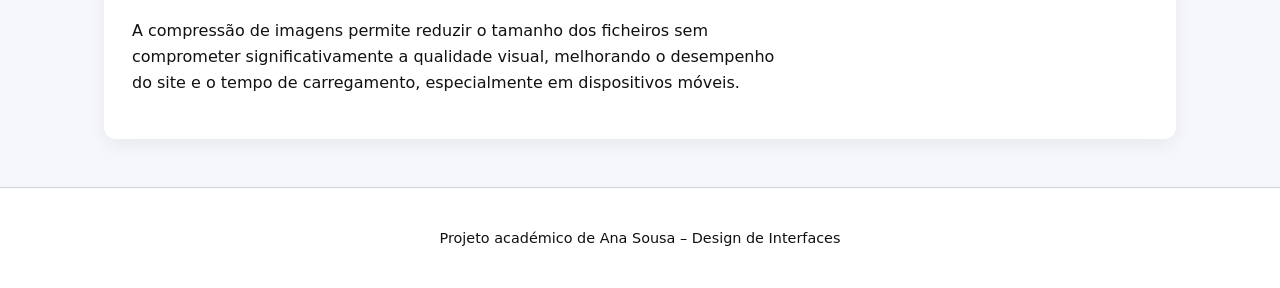
<file: trabalhos/trabalho2.html>
<!DOCTYPE html>
<html lang="pt">

<head>
    <meta charset="UTF-8">
    <meta name="viewport" content="width=device-width, initial-scale=1.0">
    <title>Trabalho 2 – Imagens, Cores e Compressão</title>
    <link rel="icon" href="/imagens/favicon.png" type="image/x-icon">

    <!-- CSS base do site -->
    <link rel="stylesheet" href="/css/style.css">

    <!-- CSS específico do trabalho -->
    <link rel="stylesheet" href="/css/trabalho2.css">
</head>

<body class="theme-light">

    <a href="#conteudo" class="skip-link">Saltar para o conteúdo principal</a>

    <header class="site-header">
        <div class="logo-area">
            <img src="/imagens/logo.png" alt="Logotipo do projeto Design de Interfaces" width="48" height="48">
            <span class="site-title">Design de Interfaces</span>
        </div>

        <nav class="main-nav" aria-label="Navegação principal">
            <ul>
                <li><a href="/index.html">Início</a></li>
                <li><a href="/trabalhos/trabalho1.html">Trabalho 1</a></li>
                <li><a href="/trabalhos/trabalho2.html" aria-current="page">Trabalho 2</a></li>
                <li><a href="/trabalhos/trabalho3.html">Trabalho 3</a></li>
                <li><a href="/trabalhos/trabalho4.html">Trabalho 4</a></li>
                <li><a href="/trabalhos/trabalho5.html">Trabalho 5</a></li>
                <li><a href="/trabalhos/trabalho6.html">Trabalho 6</a></li>
            </ul>
        </nav>
    </header>

    <main id="conteudo">

        <section class="trabalho-hero">
            <h1>Trabalho 2</h1>
            <p class="subtitulo">
                Uso de imagens, cores e compressão na criação de interfaces digitais.
            </p>
        </section>

        <section class="conteudo-trabalho">

            <article class="bloco">
                <h2>Uso de imagens</h2>
                <p>
                    As imagens desempenham um papel fundamental na comunicação visual,
                    ajudando a transmitir informações, emoções e identidade visual.
                    Devem ser utilizadas de forma consciente, com boa resolução,
                    tamanho adequado e sempre acompanhadas de texto alternativo. Compreender os formatos de imagem é
                    essencial para funcionar corretamente com conteúdos
                    digitais. Cada tipo de arquivo tem características
                    específicas, que influenciam a qualidade, o tamanho
                    e o uso da imagem seja em sites, redes sociais,
                    design gráfico ou impressão.
                    Saber escolher o formato certo permite otimizar o
                    armazenamento, manter a fidelidade dos núcleos e
                    garantir o melhor resultado visual em cada situação.
                </p>
            </article>

            <figure class="bloco imagem-exemplo">
                <img src="/imagens/imagem-interface.jpg" alt="Exemplo de interface com uso adequado de imagens">
                <figcaption>
                    Exemplo de imagem integrada à interface, respeitando proporção e legibilidade.
                </figcaption>
            </figure>

            <article class="bloco destaque">
                <h2>Cores e contraste</h2>
                <p>
                    A escolha das cores influencia diretamente a legibilidade e a
                    acessibilidade. O contraste adequado entre texto e fundo é essencial
                    para garantir que todos os utilizadores consigam ler e compreender
                    o conteúdo, conforme as diretrizes WCAG.
                </p>
            </article>

            <article class="bloco">
                <h2>Compressão de imagens</h2>
                <p>
                    A compressão de imagens permite reduzir o tamanho dos ficheiros sem
                    comprometer significativamente a qualidade visual, melhorando o
                    desempenho do site e o tempo de carregamento, especialmente em
                    dispositivos móveis.
                </p>
            </article>

        </section>

    </main>

    <footer class="site-footer">
        <p>Projeto académico de Ana Sousa – Design de Interfaces</p>
    </footer>

</body>

</html>
</file>
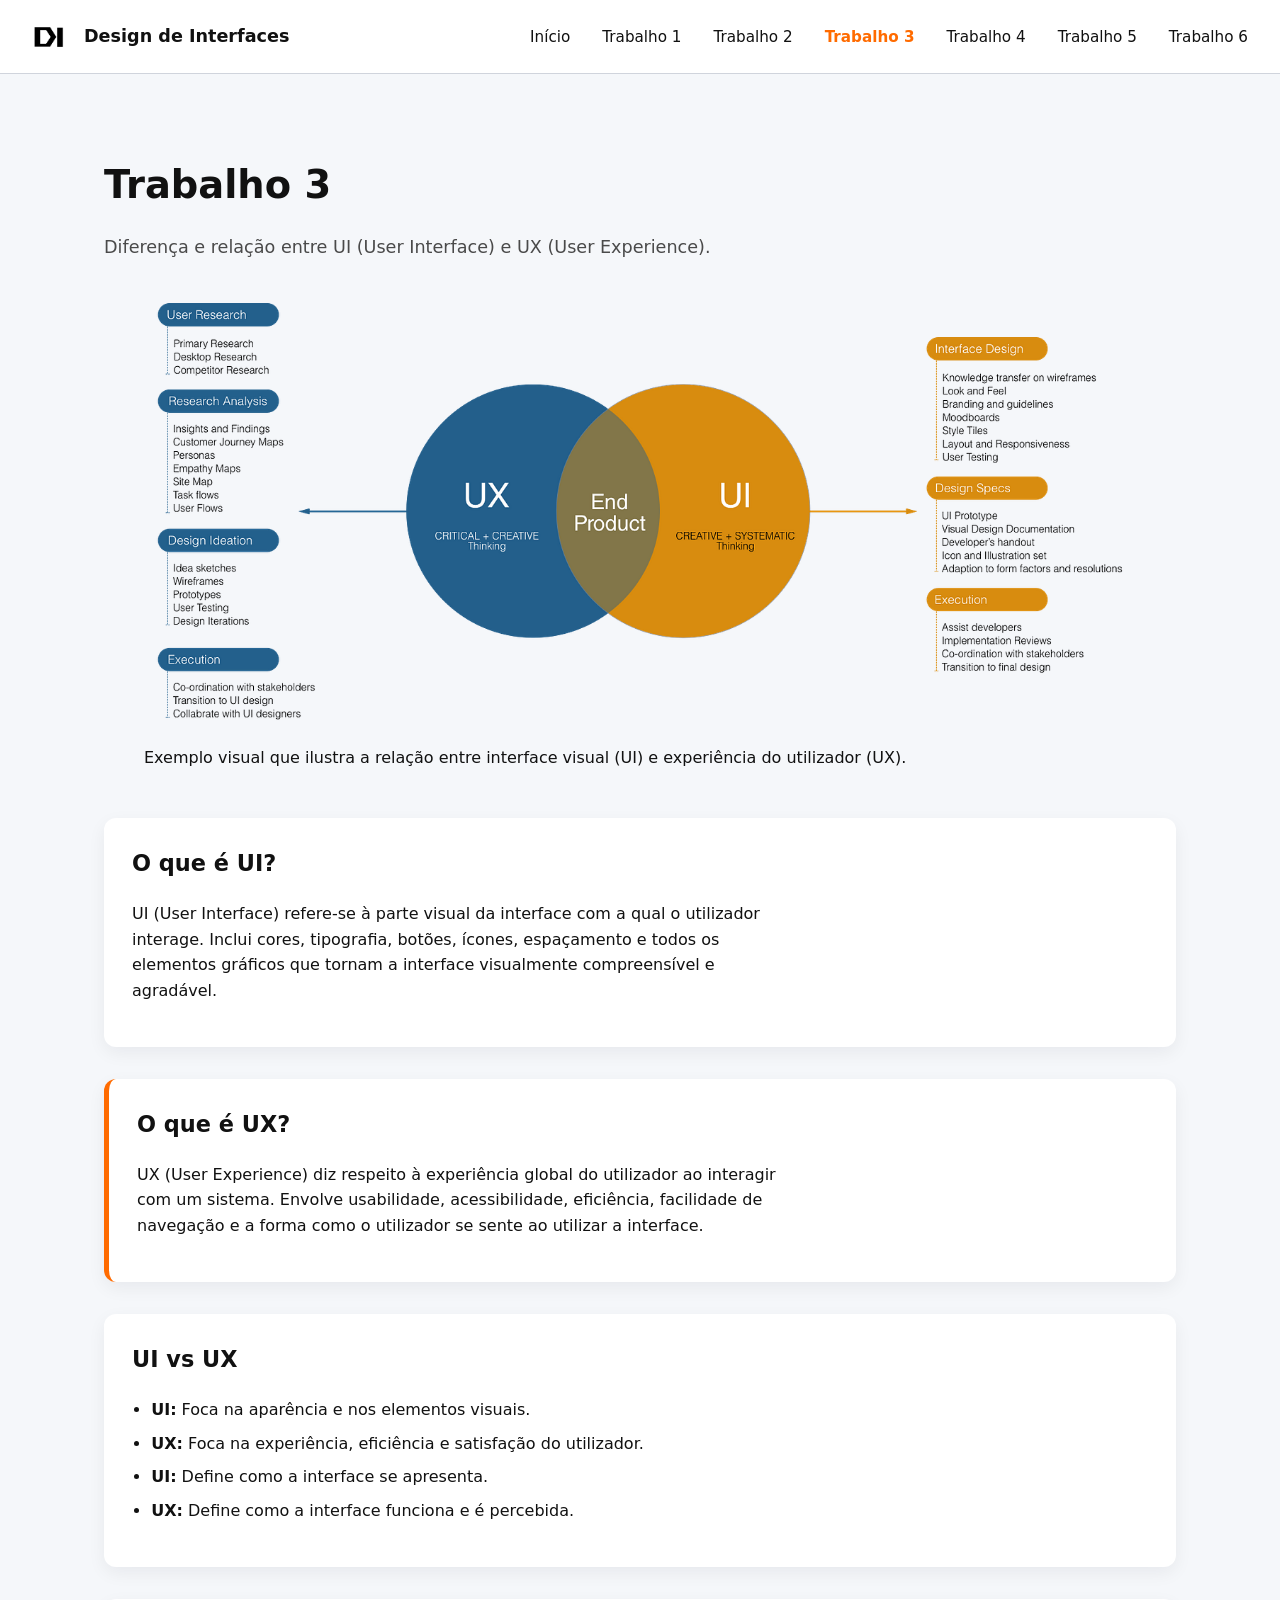
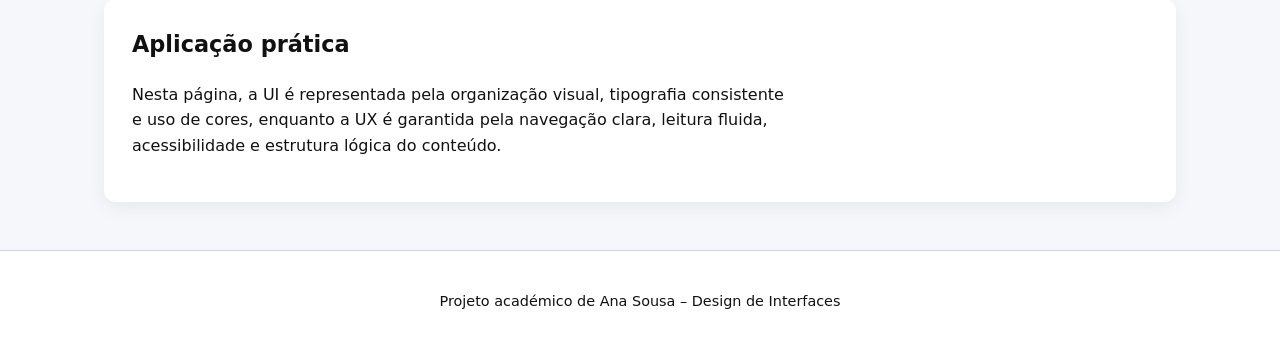
<file: trabalhos/trabalho3.html>
<!DOCTYPE html>
<html lang="pt">

<head>
    <meta charset="UTF-8">
    <meta name="viewport" content="width=device-width, initial-scale=1.0">
    <title>Trabalho 3 – UI e UX</title>
    <link rel="icon" href="/imagens/favicon.png" type="image/x-icon">

    <!-- CSS base do site -->
    <link rel="stylesheet" href="/css/style.css">

    <!-- CSS específico do trabalho -->
    <link rel="stylesheet" href="/css/trabalho3.css">
</head>

<body class="theme-light">

    <a href="#conteudo" class="skip-link">Saltar para o conteúdo principal</a>

    <header class="site-header">
        <div class="logo-area">
            <img src="/imagens/logo.png" alt="Logotipo do projeto Design de Interfaces" width="48" height="48">
            <span class="site-title">Design de Interfaces</span>
        </div>

        <nav class="main-nav" aria-label="Navegação principal">
            <ul>
                <li><a href="/index.html">Início</a></li>
                <li><a href="/trabalhos/trabalho1.html">Trabalho 1</a></li>
                <li><a href="/trabalhos/trabalho2.html">Trabalho 2</a></li>
                <li><a href="/trabalhos/trabalho3.html" aria-current="page">Trabalho 3</a></li>
                <li><a href="/trabalhos/trabalho4.html">Trabalho 4</a></li>
                <li><a href="/trabalhos/trabalho5.html">Trabalho 5</a></li>
                <li><a href="/trabalhos/trabalho6.html">Trabalho 6</a></li>
            </ul>
        </nav>
    </header>

    <main id="conteudo">

        <section class="trabalho-hero hero-com-imagem">
            <div class="hero-texto">
                <h1>Trabalho 3</h1>
                <p class="subtitulo">
                    Diferença e relação entre UI (User Interface) e UX (User Experience).
                </p>
            </div>

            <figure class="hero-imagem">
                <img src="/imagens/ui-ux.png"
                    alt="Exemplo visual representando a diferença entre UI e UX numa interface digital">
                <figcaption>
                    Exemplo visual que ilustra a relação entre interface visual (UI)
                    e experiência do utilizador (UX).
                </figcaption>
            </figure>
        </section>


        <section class="conteudo-trabalho">

            <article class="bloco">
                <h2>O que é UI?</h2>
                <p>
                    UI (User Interface) refere-se à parte visual da interface com a qual
                    o utilizador interage. Inclui cores, tipografia, botões, ícones,
                    espaçamento e todos os elementos gráficos que tornam a interface
                    visualmente compreensível e agradável.
                </p>
            </article>

            <article class="bloco destaque">
                <h2>O que é UX?</h2>
                <p>
                    UX (User Experience) diz respeito à experiência global do utilizador
                    ao interagir com um sistema. Envolve usabilidade, acessibilidade,
                    eficiência, facilidade de navegação e a forma como o utilizador se
                    sente ao utilizar a interface.
                </p>
            </article>

            <article class="bloco comparacao">
                <h2>UI vs UX</h2>
                <ul>
                    <li><strong>UI:</strong> Foca na aparência e nos elementos visuais.</li>
                    <li><strong>UX:</strong> Foca na experiência, eficiência e satisfação do utilizador.</li>
                    <li><strong>UI:</strong> Define como a interface se apresenta.</li>
                    <li><strong>UX:</strong> Define como a interface funciona e é percebida.</li>
                </ul>
            </article>

            <article class="bloco">
                <h2>Aplicação prática</h2>
                <p>
                    Nesta página, a UI é representada pela organização visual,
                    tipografia consistente e uso de cores, enquanto a UX é garantida
                    pela navegação clara, leitura fluida, acessibilidade e estrutura
                    lógica do conteúdo.
                </p>
            </article>

        </section>

    </main>

    <footer class="site-footer">
        <p>Projeto académico de Ana Sousa – Design de Interfaces</p>
    </footer>

</body>

</html>
</file>
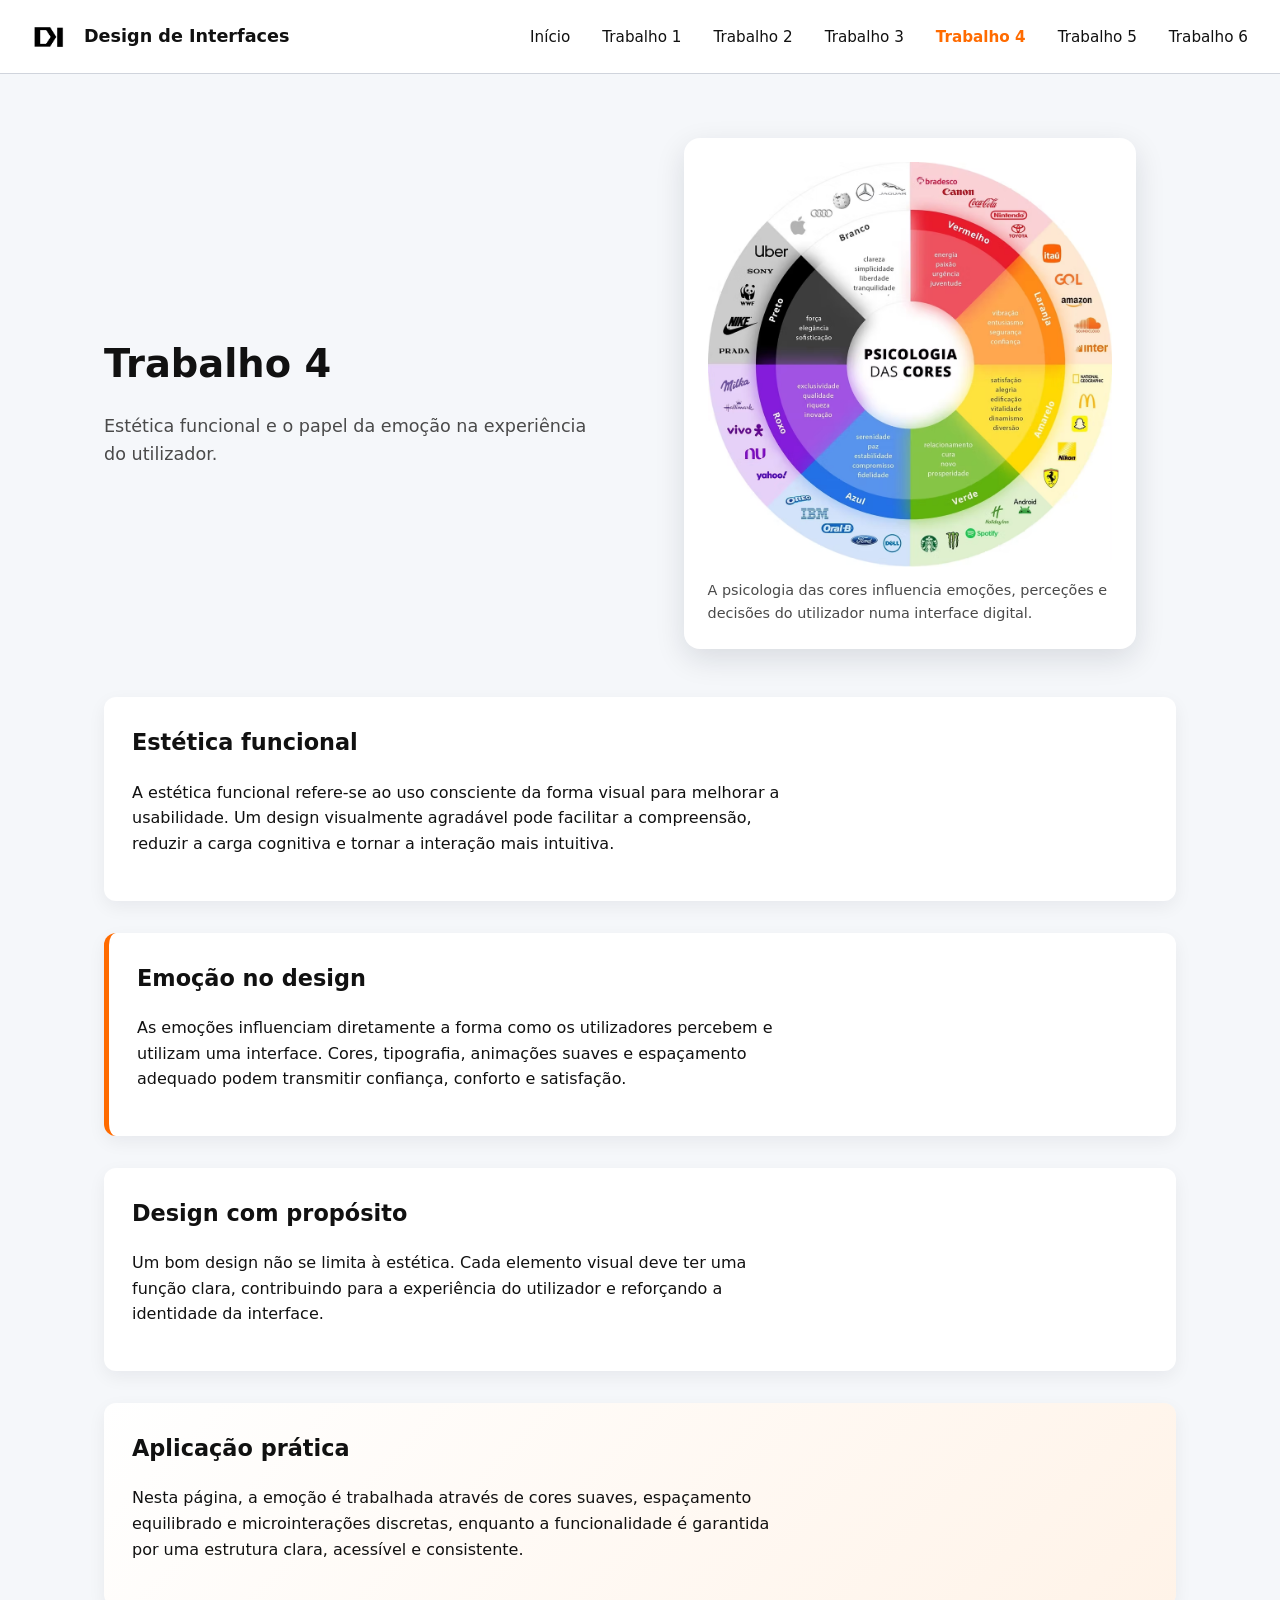
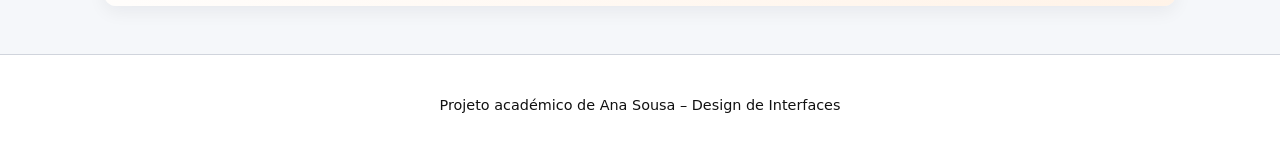
<file: trabalhos/trabalho4.html>
<!DOCTYPE html>
<html lang="pt">

<head>
    <meta charset="UTF-8">
    <meta name="viewport" content="width=device-width, initial-scale=1.0">
    <title>Trabalho 4 – Estética Funcional e Emoção</title>
    <link rel="icon" href="/imagens/favicon.png" type="image/x-icon">

    <!-- CSS base do site -->
    <link rel="stylesheet" href="/css/style.css">

    <!-- CSS específico do trabalho -->
    <link rel="stylesheet" href="/css/trabalho4.css">
</head>

<body class="theme-light">

    <a href="#conteudo" class="skip-link">Saltar para o conteúdo principal</a>

    <header class="site-header">
        <div class="logo-area">
            <img src="/imagens/logo.png" alt="Logotipo do projeto Design de Interfaces" width="48" height="48">
            <span class="site-title">Design de Interfaces</span>
        </div>

        <nav class="main-nav" aria-label="Navegação principal">
            <ul>
                <li><a href="/index.html">Início</a></li>
                <li><a href="/trabalhos/trabalho1.html">Trabalho 1</a></li>
                <li><a href="/trabalhos/trabalho2.html">Trabalho 2</a></li>
                <li><a href="/trabalhos/trabalho3.html">Trabalho 3</a></li>
                <li><a href="/trabalhos/trabalho4.html" aria-current="page">Trabalho 4</a></li>
                <li><a href="/trabalhos/trabalho5.html">Trabalho 5</a></li>
                <li><a href="/trabalhos/trabalho6.html">Trabalho 6</a></li>
            </ul>
        </nav>
    </header>

    <main id="conteudo">

        <section class="trabalho-hero hero-com-imagem">
            <div class="hero-texto">
                <h1>Trabalho 4</h1>
                <p class="subtitulo">
                    Estética funcional e o papel da emoção na experiência do utilizador.
                </p>
            </div>

            <figure class="hero-imagem">
                <img src="/imagens/psicologia-das-cores.avif"
                    alt="Representação da psicologia das cores e sua influência emocional no design de interfaces">
                <figcaption>
                    A psicologia das cores influencia emoções, perceções e decisões do utilizador
                    numa interface digital.
                </figcaption>
            </figure>
        </section>


        <section class="conteudo-trabalho">

            <article class="bloco">
                <h2>Estética funcional</h2>
                <p>
                    A estética funcional refere-se ao uso consciente da forma visual
                    para melhorar a usabilidade. Um design visualmente agradável pode
                    facilitar a compreensão, reduzir a carga cognitiva e tornar a
                    interação mais intuitiva.
                </p>
            </article>

            <article class="bloco destaque">
                <h2>Emoção no design</h2>
                <p>
                    As emoções influenciam diretamente a forma como os utilizadores
                    percebem e utilizam uma interface. Cores, tipografia, animações
                    suaves e espaçamento adequado podem transmitir confiança, conforto
                    e satisfação.
                </p>
            </article>

            <article class="bloco">
                <h2>Design com propósito</h2>
                <p>
                    Um bom design não se limita à estética. Cada elemento visual deve
                    ter uma função clara, contribuindo para a experiência do utilizador
                    e reforçando a identidade da interface.
                </p>
            </article>

            <article class="bloco conclusao">
                <h2>Aplicação prática</h2>
                <p>
                    Nesta página, a emoção é trabalhada através de cores suaves,
                    espaçamento equilibrado e microinterações discretas, enquanto a
                    funcionalidade é garantida por uma estrutura clara, acessível e
                    consistente.
                </p>
            </article>

        </section>

    </main>

    <footer class="site-footer">
        <p>Projeto académico de Ana Sousa – Design de Interfaces</p>
    </footer>

</body>

</html>
</file>
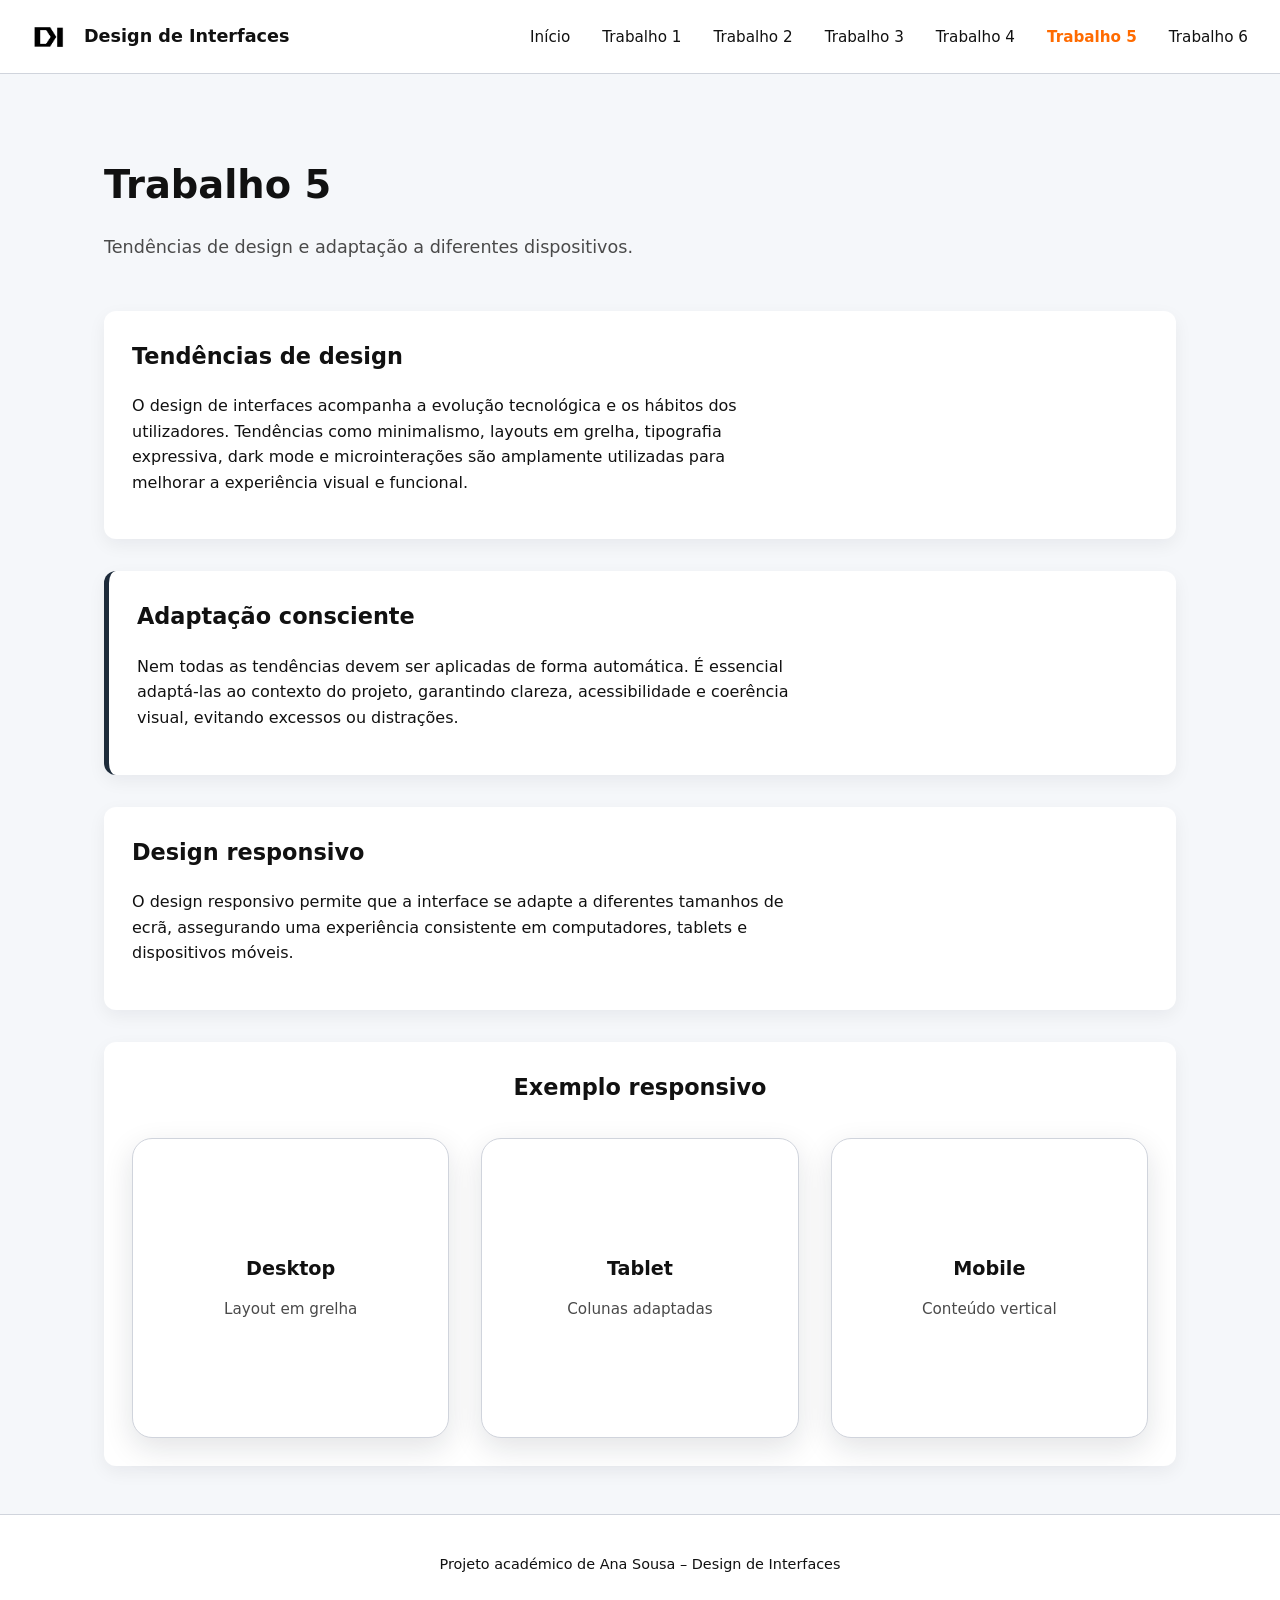
<file: trabalhos/trabalho5.html>
<!DOCTYPE html>
<html lang="pt">

<head>
    <meta charset="UTF-8">
    <meta name="viewport" content="width=device-width, initial-scale=1.0">
    <title>Trabalho 5 – Tendências e Responsividade</title>
    <link rel="icon" href="/imagens/favicon.png" type="image/x-icon">

    <!-- CSS base do site -->
    <link rel="stylesheet" href="/css/style.css">

    <!-- CSS específico do trabalho -->
    <link rel="stylesheet" href="/css/trabalho5.css">
</head>

<body class="theme-light">

    <a href="#conteudo" class="skip-link">Saltar para o conteúdo principal</a>

    <header class="site-header">
        <div class="logo-area">
            <img src="/imagens/logo.png" alt="Logotipo do projeto Design de Interfaces" width="48" height="48">
            <span class="site-title">Design de Interfaces</span>
        </div>

        <nav class="main-nav" aria-label="Navegação principal">
            <ul>
                <li><a href="/index.html">Início</a></li>
                <li><a href="/trabalhos/trabalho1.html">Trabalho 1</a></li>
                <li><a href="/trabalhos/trabalho2.html">Trabalho 2</a></li>
                <li><a href="/trabalhos/trabalho3.html">Trabalho 3</a></li>
                <li><a href="/trabalhos/trabalho4.html">Trabalho 4</a></li>
                <li><a href="/trabalhos/trabalho5.html" aria-current="page">Trabalho 5</a></li>
                <li><a href="/trabalhos/trabalho6.html">Trabalho 6</a></li>
            </ul>
        </nav>
    </header>

    <main id="conteudo">

        <section class="trabalho-hero">
            <h1>Trabalho 5</h1>
            <p class="subtitulo">
                Tendências de design e adaptação a diferentes dispositivos.
            </p>
        </section>

        <section class="conteudo-trabalho">

            <article class="bloco">
                <h2>Tendências de design</h2>
                <p>
                    O design de interfaces acompanha a evolução tecnológica e os hábitos
                    dos utilizadores. Tendências como minimalismo, layouts em grelha,
                    tipografia expressiva, dark mode e microinterações são amplamente
                    utilizadas para melhorar a experiência visual e funcional.
                </p>
            </article>

            <article class="bloco destaque">
                <h2>Adaptação consciente</h2>
                <p>
                    Nem todas as tendências devem ser aplicadas de forma automática.
                    É essencial adaptá-las ao contexto do projeto, garantindo clareza,
                    acessibilidade e coerência visual, evitando excessos ou distrações.
                </p>
            </article>

            <article class="bloco">
                <h2>Design responsivo</h2>
                <p>
                    O design responsivo permite que a interface se adapte a diferentes
                    tamanhos de ecrã, assegurando uma experiência consistente em
                    computadores, tablets e dispositivos móveis.
                </p>
            </article>

            <section class="bloco exemplo-responsivo">
                <h2>Exemplo responsivo</h2>

                <div class="cards-responsivos">
                    <div class="card-demo desktop">
                        <strong>Desktop</strong>
                        <span>Layout em grelha</span>
                    </div>

                    <div class="card-demo tablet">
                        <strong>Tablet</strong>
                        <span>Colunas adaptadas</span>
                    </div>

                    <div class="card-demo mobile">
                        <strong>Mobile</strong>
                        <span>Conteúdo vertical</span>
                    </div>
                </div>
            </section>



        </section>

    </main>

    <footer class="site-footer">
        <p>Projeto académico de Ana Sousa – Design de Interfaces</p>
    </footer>

</body>

</html>
</file>
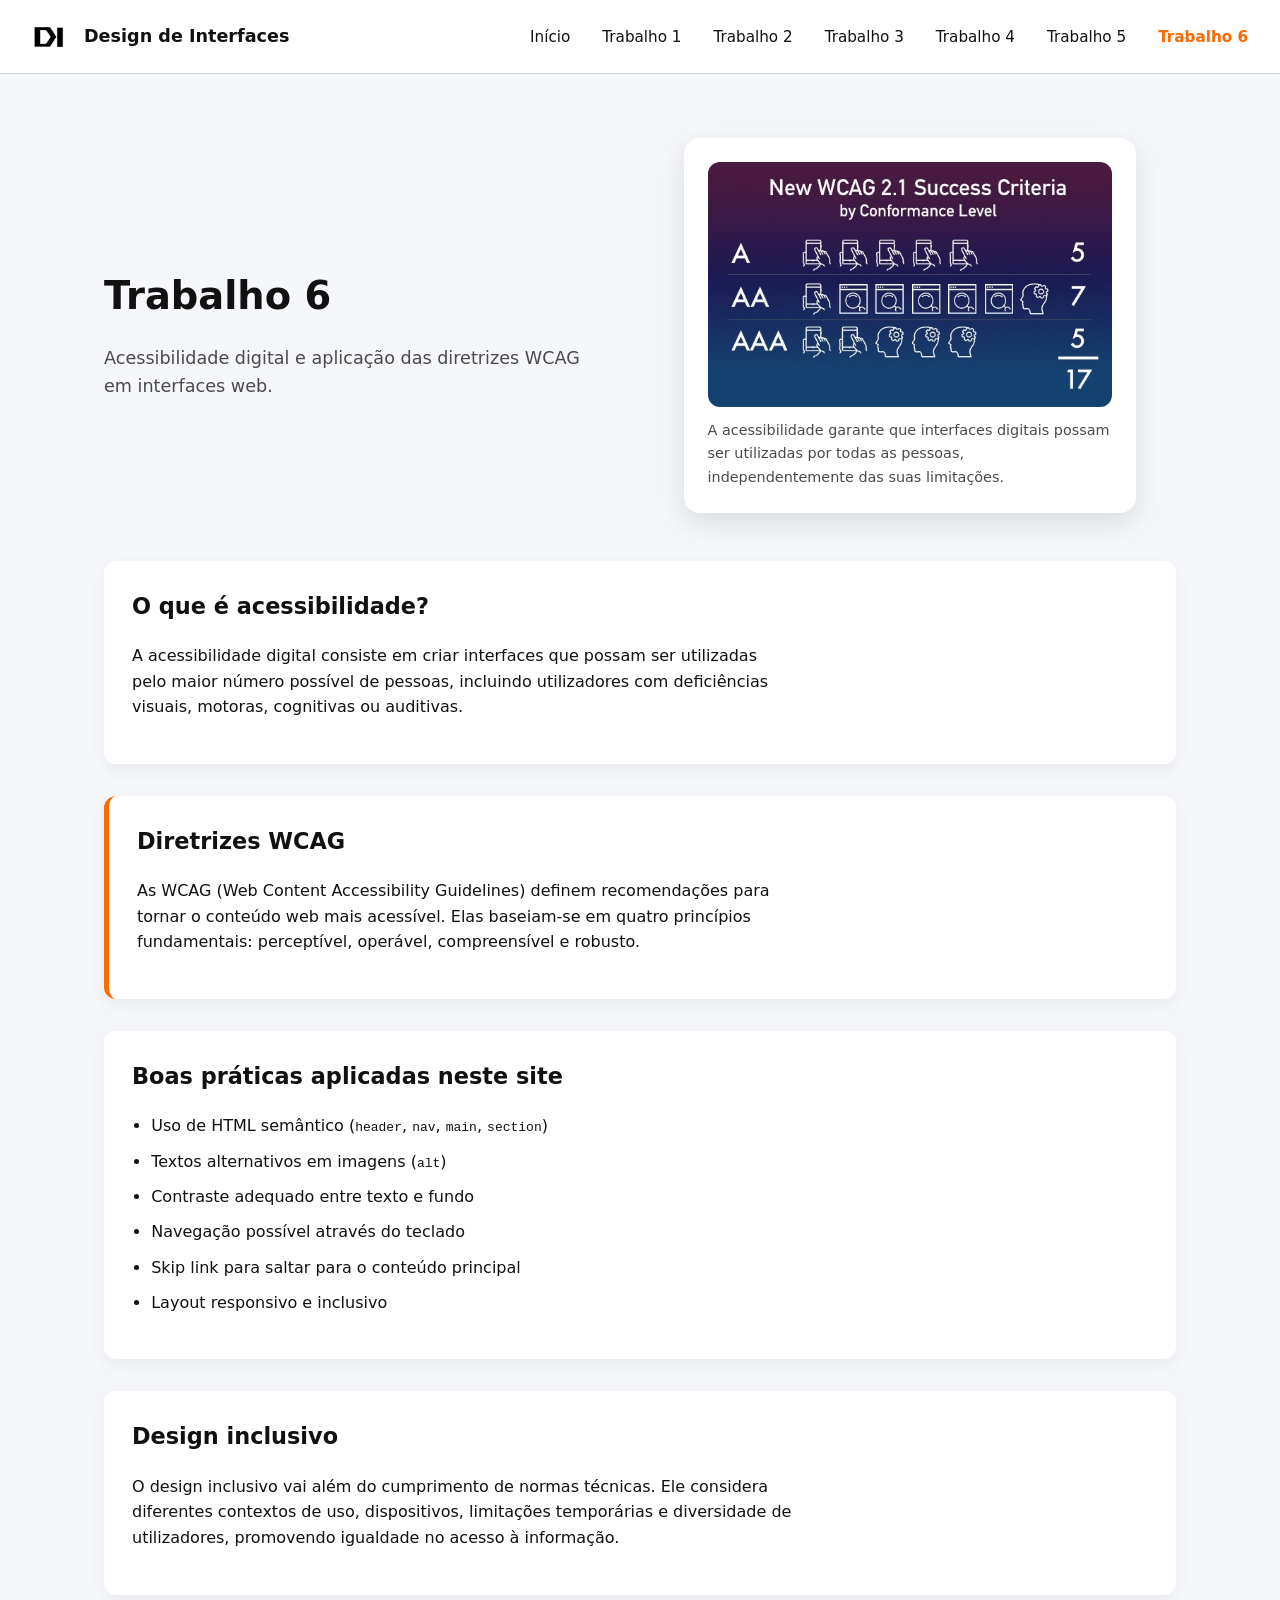
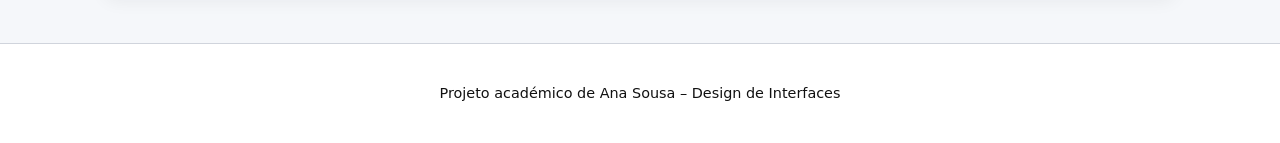
<file: trabalhos/trabalho6.html>
<!DOCTYPE html>
<html lang="pt">

<head>
    <meta charset="UTF-8">
    <meta name="viewport" content="width=device-width, initial-scale=1.0">
    <title>Trabalho 6 – Acessibilidade e WCAG</title>
    <link rel="icon" href="/imagens/favicon.png" type="image/x-icon">

    <!-- CSS base do site -->
    <link rel="stylesheet" href="/css/style.css">

    <!-- CSS específico do trabalho -->
    <link rel="stylesheet" href="/css/trabalho6.css">
</head>

<body class="theme-light">

    <a href="#conteudo" class="skip-link">Saltar para o conteúdo principal</a>

    <header class="site-header">
        <div class="logo-area">
            <img src="/imagens/logo.png" alt="Logotipo do projeto Design de Interfaces" width="48" height="48">
            <span class="site-title">Design de Interfaces</span>
        </div>

        <nav class="main-nav" aria-label="Navegação principal">
            <ul>
                <li><a href="/index.html">Início</a></li>
                <li><a href="/trabalhos/trabalho1.html">Trabalho 1</a></li>
                <li><a href="/trabalhos/trabalho2.html">Trabalho 2</a></li>
                <li><a href="/trabalhos/trabalho3.html">Trabalho 3</a></li>
                <li><a href="/trabalhos/trabalho4.html">Trabalho 4</a></li>
                <li><a href="/trabalhos/trabalho5.html">Trabalho 5</a></li>
                <li><a href="/trabalhos/trabalho6.html" aria-current="page">Trabalho 6</a></li>
            </ul>
        </nav>
    </header>

    <main id="conteudo">

        <section class="trabalho-hero hero-com-imagem">
            <div class="hero-texto">
                <h1>Trabalho 6</h1>
                <p class="subtitulo">
                    Acessibilidade digital e aplicação das diretrizes WCAG em interfaces web.
                </p>
            </div>

            <figure class="hero-imagem">
                <img src="/imagens/wcag.jpg"
                    alt="Representação de acessibilidade digital">
                <figcaption>
                    A acessibilidade garante que interfaces digitais possam ser utilizadas
                    por todas as pessoas, independentemente das suas limitações.
                </figcaption>
            </figure>
        </section>


        <section class="conteudo-trabalho">

            <article class="bloco">
                <h2>O que é acessibilidade?</h2>
                <p>
                    A acessibilidade digital consiste em criar interfaces que possam ser
                    utilizadas pelo maior número possível de pessoas, incluindo utilizadores
                    com deficiências visuais, motoras, cognitivas ou auditivas.
                </p>
            </article>

            <article class="bloco destaque">
                <h2>Diretrizes WCAG</h2>
                <p>
                    As WCAG (Web Content Accessibility Guidelines) definem recomendações
                    para tornar o conteúdo web mais acessível. Elas baseiam-se em quatro
                    princípios fundamentais: perceptível, operável, compreensível e robusto.
                </p>
            </article>

            <article class="bloco checklist">
                <h2>Boas práticas aplicadas neste site</h2>
                <ul>
                    <li>Uso de HTML semântico (<code>header</code>, <code>nav</code>, <code>main</code>,
                        <code>section</code>)</li>
                    <li>Textos alternativos em imagens (<code>alt</code>)</li>
                    <li>Contraste adequado entre texto e fundo</li>
                    <li>Navegação possível através do teclado</li>
                    <li>Skip link para saltar para o conteúdo principal</li>
                    <li>Layout responsivo e inclusivo</li>
                </ul>
            </article>

            <article class="bloco">
                <h2>Design inclusivo</h2>
                <p>
                    O design inclusivo vai além do cumprimento de normas técnicas. Ele
                    considera diferentes contextos de uso, dispositivos, limitações
                    temporárias e diversidade de utilizadores, promovendo igualdade no
                    acesso à informação.
                </p>
            </article>

        </section>

    </main>

    <footer class="site-footer">
        <p>Projeto académico de Ana Sousa – Design de Interfaces</p>
    </footer>

</body>

</html>
</file>
<file: style.css>
:root {
  --color-bg-light: #f5f7fa;
  --color-bg-dark: #0f1722;
  --color-surface-light: #ffffff;
  --color-surface-dark: #1e2935;
  --color-text-main-light: #111111;
  --color-text-main-dark: #f9fafb;
  --color-text-muted-light: #4a4a4a;
  --color-text-muted-dark: #cbd5f5;
  --color-primary-light: #1d2b3a;
  --color-primary-dark: #4f9dff;
  --color-accent: #ff6b00;
  --color-border-light: #d0d4dc;
  --color-border-dark: #334155;
  --radius-md: 0.75rem;
  --radius-lg: 1rem;
  --shadow-soft: 0 10px 30px rgba(15, 23, 42, 0.12);
  --transition-fast: 0.18s ease-out;
  --font-title: "IBM Plex Sans", system-ui, -apple-system, BlinkMacSystemFont, "Segoe UI", sans-serif;
  --font-body: "Inter", system-ui, "Segoe UI", sans-serif;
}

*,
*::before,
*::after {
  box-sizing: border-box;
}

body {
  margin: 0;
  font-family: var(--font-body);
  line-height: 1.6;
}

/* =====================
   Temas claro e escuro
===================== */

body.theme-light {
  background-color: var(--color-bg-light);
  color: var(--color-text-main-light);
}

body.theme-dark {
  background-color: var(--color-bg-dark);
  color: var(--color-text-main-dark);
}

/* =====================
   Acessibilidade
===================== */

.skip-link {
  position: absolute;
  left: -999px;
  top: 0;
  background: #000;
  color: #fff;
  padding: 0.5rem 1rem;
  z-index: 1000;
}

.skip-link:focus {
  left: 0.5rem;
  top: 0.5rem;
}

/* Foco visível para navegação por teclado (WCAG) */
:focus-visible {
  outline: 2px solid var(--color-accent);
  outline-offset: 3px;
}

/* =====================
   Header
===================== */

.site-header {
  display: flex;
  align-items: center;
  justify-content: space-between;
  padding: 1rem 1.5rem;
  border-bottom: 1px solid var(--color-border-light);
  background-color: var(--color-surface-light);
}

body.theme-dark .site-header {
  border-bottom-color: var(--color-border-dark);
  background-color: var(--color-surface-dark);
}

.logo-area {
  display: flex;
  align-items: center;
  gap: 0.75rem;
}

.site-title {
  font-family: var(--font-title);
  font-weight: 600;
  font-size: 1.1rem;
}

/* =====================
   Navegação
===================== */

.main-nav ul {
  list-style: none;
  display: flex;
  gap: 1rem;
  margin: 0;
  padding: 0;
}

.main-nav a {
  text-decoration: none;
  font-size: 0.95rem;
  color: inherit;
  padding: 0.25rem 0.5rem;
  border-radius: 999px;
}

.main-nav a:hover,
.main-nav a:focus-visible {
  background-color: rgba(0, 0, 0, 0.06);
}

body.theme-dark .main-nav a:hover,
body.theme-dark .main-nav a:focus-visible {
  background-color: rgba(255, 255, 255, 0.08);
}

.main-nav a[aria-current="page"] {
  font-weight: 600;
  color: var(--color-accent);
}

/* =====================
   Conteúdo principal
===================== */

.hero {
  display: grid;
  grid-template-columns: minmax(0, 1.2fr) minmax(0, 1.3fr);
  gap: 3rem;
  padding: 3.5rem 1.5rem;
  max-width: 1200px; /* imagem respira mais */
  margin: 0 auto;
}


.hero-text h1 {
  font-family: var(--font-title);
  font-size: 2.2rem;
  margin-bottom: 0.75rem;
}

.hero-text p {
  max-width: 65ch; /* melhora legibilidade */
  color: var(--color-text-muted-light);
}

body.theme-dark .hero-text p {
  color: var(--color-text-muted-dark);
}

/* =====================
   Imagens acessíveis
===================== */

img {
  max-width: 100%;
  height: auto;
  display: block;
}

/* =====================
   Secções
===================== */

.section {
  padding: 2rem 1.5rem 3rem;
  max-width: 1120px;
  margin: 0 auto;
}

.section-header h2 {
  font-family: var(--font-title);
  font-size: 1.8rem;
  margin-bottom: 0.25rem;
}

.section-header p {
  color: var(--color-text-muted-light);
}

body.theme-dark .section-header p {
  color: var(--color-text-muted-dark);
}

/* =====================
   Cards
===================== */

.cards-grid {
  margin-top: 1.5rem;
  display: grid;
  grid-template-columns: repeat(auto-fit, minmax(240px, 1fr));
  gap: 1.5rem;
}

.card {
  background-color: var(--color-surface-light);
  border-radius: var(--radius-md);
  padding: 1.25rem;
  box-shadow: 0 6px 18px rgba(15, 23, 42, 0.06);
  display: flex;
  flex-direction: column;
  justify-content: space-between;
  transition: transform var(--transition-fast),
              box-shadow var(--transition-fast),
              border-color var(--transition-fast);
  border: 1px solid transparent;
}

body.theme-dark .card {
  background-color: var(--color-surface-dark);
  box-shadow: 0 8px 24px rgba(15, 23, 42, 0.5);
}

.card h3 {
  font-family: var(--font-title);
  font-size: 1.2rem;
  margin-top: 0;
}

.card p {
  font-size: 0.95rem;
  color: var(--color-text-muted-light);
}

body.theme-dark .card p {
  color: var(--color-text-muted-dark);
}

.card-link {
  margin-top: 1rem;
  align-self: flex-start;
  text-decoration: underline; /* reforço WCAG */
  font-weight: 500;
  color: var(--color-accent);
}

.card:hover,
.card:focus-within {
  transform: translateY(-4px);
  box-shadow: var(--shadow-soft);
  border-color: rgba(255, 107, 0, 0.4);
}

/* =====================
   Footer
===================== */

.site-footer {
  padding: 1.5rem;
  text-align: center;
  font-size: 0.9rem;
  border-top: 1px solid var(--color-border-light);
  background-color: var(--color-surface-light);
}

body.theme-dark .site-footer {
  border-top-color: var(--color-border-dark);
  background-color: var(--color-surface-dark);
}

/* =====================
   Responsividade
===================== */

@media (max-width: 768px) {
  .site-header {
    flex-wrap: wrap;
    gap: 0.75rem;
  }

  .main-nav ul {
    flex-wrap: wrap;
    justify-content: flex-end;
  }

  .hero {
    grid-template-columns: 1fr;
  }
}
</file>
<file: trabalho1.css>
.trabalho-hero {
  max-width: 1120px;
  margin: 0 auto;
  padding: 3rem 1.5rem 2rem;
}

.trabalho-hero h1 {
  font-family: var(--font-title);
  font-size: 2.4rem;
  margin-bottom: 0.5rem;
}

.trabalho-hero .subtitulo {
  font-size: 1.1rem;
  max-width: 60ch;
  color: var(--color-text-muted-light);
}

body.theme-dark .trabalho-hero .subtitulo {
  color: var(--color-text-muted-dark);
}

/* =====================
   Conteúdo
===================== */

.conteudo-trabalho {
  max-width: 1120px;
  margin: 0 auto;
  padding: 0 1.5rem 3rem;
  display: grid;
  gap: 2rem;
}

.bloco {
  background-color: var(--color-surface-light);
  padding: 1.75rem;
  border-radius: var(--radius-md);
  box-shadow: 0 6px 18px rgba(15, 23, 42, 0.06);
}

body.theme-dark .bloco {
  background-color: var(--color-surface-dark);
}

.bloco h2 {
  font-family: var(--font-title);
  font-size: 1.4rem;
  margin-top: 0;
}

.bloco p {
  font-size: 1rem;
  max-width: 65ch;
}

/* Destaque para hierarquia visual */
.bloco.destaque {
  border-left: 5px solid var(--color-accent);
}

/* =====================
   Responsividade
===================== */

@media (max-width: 768px) {
  .trabalho-hero h1 {
    font-size: 2rem;
  }
}

/* =====================
   Exemplo visual de hierarquia
===================== */

.exemplo-hierarquia {
  background-color: var(--color-surface-light);
  padding: 1.5rem;
  border-radius: var(--radius-md);
  box-shadow: 0 6px 18px rgba(15, 23, 42, 0.06);
}

body.theme-dark .exemplo-hierarquia {
  background-color: var(--color-surface-dark);
}

.exemplo-hierarquia img {
  border-radius: 0.5rem;
}

.exemplo-hierarquia figcaption {
  margin-top: 0.75rem;
  font-size: 0.9rem;
  color: var(--color-text-muted-light);
}

body.theme-dark .exemplo-hierarquia figcaption {
  color: var(--color-text-muted-dark);
}
/* =====================
   Hero com imagem – Trabalho 1
===================== */

.hero-com-imagem {
  display: grid;
  grid-template-columns: minmax(0, 1.2fr) minmax(0, 1.3fr);
  gap: 3rem;
  align-items: center;
}

.hero-imagem {
  background-color: var(--color-surface-light);
  padding: 1.5rem;
  border-radius: var(--radius-lg);
  box-shadow: var(--shadow-soft);
}

body.theme-dark .hero-imagem {
  background-color: var(--color-surface-dark);
}

.hero-imagem img {
  width: 100%;
  height: auto;          
  border-radius: 0.75rem;
  object-fit: contain;   
  background-color: #fff;
}

.hero-imagem figcaption {
  margin-top: 0.75rem;
  font-size: 0.9rem;
  color: var(--color-text-muted-light);
}

body.theme-dark .hero-imagem figcaption {
  color: var(--color-text-muted-dark);
}

/* Mobile */
@media (max-width: 768px) {
  .hero-com-imagem {
    grid-template-columns: 1fr;
  }

  .hero-imagem {
    order: -1;
  }
}
</file>
<file: trabalho2.css>
.trabalho-hero {
  max-width: 1120px;
  margin: 0 auto;
  padding: 3rem 1.5rem 2rem;
}

.trabalho-hero h1 {
  font-family: var(--font-title);
  font-size: 2.4rem;
  margin-bottom: 0.5rem;
}

.trabalho-hero .subtitulo {
  font-size: 1.1rem;
  max-width: 60ch;
  color: var(--color-text-muted-light);
}

body.theme-dark .trabalho-hero .subtitulo {
  color: var(--color-text-muted-dark);
}

/* =====================
   Conteúdo
===================== */

.conteudo-trabalho {
  max-width: 1120px;
  margin: 0 auto;
  padding: 0 1.5rem 3rem;
  display: grid;
  gap: 2rem;
}

.bloco {
  background-color: var(--color-surface-light);
  padding: 1.75rem;
  border-radius: var(--radius-md);
  box-shadow: 0 6px 18px rgba(15, 23, 42, 0.06);
}

body.theme-dark .bloco {
  background-color: var(--color-surface-dark);
}

.bloco h2 {
  font-family: var(--font-title);
  font-size: 1.4rem;
  margin-top: 0;
}

.bloco p {
  font-size: 1rem;
  max-width: 65ch;
}

/* Destaque visual para cores */
.bloco.destaque {
  border-left: 5px solid var(--color-primary-light);
}

body.theme-dark .bloco.destaque {
  border-left-color: var(--color-primary-dark);
}

/* =====================
   Imagem
===================== */

.imagem-exemplo img {
  border-radius: 0.5rem;
}

.imagem-exemplo figcaption {
  margin-top: 0.75rem;
  font-size: 0.9rem;
  color: var(--color-text-muted-light);
}

body.theme-dark .imagem-exemplo figcaption {
  color: var(--color-text-muted-dark);
}

/* =====================
   Responsividade
===================== */

@media (max-width: 768px) {
  .trabalho-hero h1 {
    font-size: 2rem;
  }
}
</file>
<file: trabalho3.css>
.trabalho-hero {
  max-width: 1120px;
  margin: 0 auto;
  padding: 3rem 1.5rem 2rem;
}

.trabalho-hero h1 {
  font-family: var(--font-title);
  font-size: 2.4rem;
  margin-bottom: 0.5rem;
}

.trabalho-hero .subtitulo {
  font-size: 1.1rem;
  max-width: 60ch;
  color: var(--color-text-muted-light);
}

body.theme-dark .trabalho-hero .subtitulo {
  color: var(--color-text-muted-dark);
}

/* =====================
   Conteúdo
===================== */

.conteudo-trabalho {
  max-width: 1120px;
  margin: 0 auto;
  padding: 0 1.5rem 3rem;
  display: grid;
  gap: 2rem;
}

.bloco {
  background-color: var(--color-surface-light);
  padding: 1.75rem;
  border-radius: var(--radius-md);
  box-shadow: 0 6px 18px rgba(15, 23, 42, 0.06);
}

body.theme-dark .bloco {
  background-color: var(--color-surface-dark);
}

.bloco h2 {
  font-family: var(--font-title);
  font-size: 1.4rem;
  margin-top: 0;
}

.bloco p {
  font-size: 1rem;
  max-width: 65ch;
}

/* Destaque UX */
.bloco.destaque {
  border-left: 5px solid var(--color-accent);
}

/* Comparação UI vs UX */
.bloco.comparacao ul {
  margin-top: 1rem;
  padding-left: 1.2rem;
}

.bloco.comparacao li {
  margin-bottom: 0.5rem;
  line-height: 1.6;
}

/* =====================
   Responsividade
===================== */

@media (max-width: 768px) {
  .trabalho-hero h1 {
    font-size: 2rem;
  }
}
</file>
<file: trabalho4.css>
.trabalho-hero {
  max-width: 1120px;
  margin: 0 auto;
  padding: 3rem 1.5rem 2rem;
}

.trabalho-hero h1 {
  font-family: var(--font-title);
  font-size: 2.4rem;
  margin-bottom: 0.5rem;
}

.trabalho-hero .subtitulo {
  font-size: 1.1rem;
  max-width: 60ch;
  color: var(--color-text-muted-light);
}

body.theme-dark .trabalho-hero .subtitulo {
  color: var(--color-text-muted-dark);
}

/* =====================
   Conteúdo
===================== */

.conteudo-trabalho {
  max-width: 1120px;
  margin: 0 auto;
  padding: 0 1.5rem 3rem;
  display: grid;
  gap: 2rem;
}

.bloco {
  background-color: var(--color-surface-light);
  padding: 1.75rem;
  border-radius: var(--radius-md);
  box-shadow: 0 6px 18px rgba(15, 23, 42, 0.06);
  transition: transform 0.2s ease, box-shadow 0.2s ease;
}

body.theme-dark .bloco {
  background-color: var(--color-surface-dark);
}

.bloco:hover {
  transform: translateY(-3px);
  box-shadow: 0 10px 26px rgba(15, 23, 42, 0.12);
}

.bloco h2 {
  font-family: var(--font-title);
  font-size: 1.4rem;
  margin-top: 0;
}

.bloco p {
  font-size: 1rem;
  max-width: 65ch;
}

/* Destaque emocional */
.bloco.destaque {
  border-left: 5px solid var(--color-accent);
}

/* Conclusão */
.bloco.conclusao {
  background: linear-gradient(
    135deg,
    var(--color-surface-light),
    #fff3e8
  );
}

body.theme-dark .bloco.conclusao {
  background: linear-gradient(
    135deg,
    var(--color-surface-dark),
    #2a1f17
  );
}

/* =====================
   Responsividade
===================== */

@media (max-width: 768px) {
  .trabalho-hero h1 {
    font-size: 2rem;
  }
}

/* =====================
   Hero com imagem – Trabalho 4
===================== */

.hero-com-imagem {
  display: grid;
  grid-template-columns: minmax(0, 1.2fr) minmax(0, 1.3fr);
  gap: 3rem;
  align-items: center;
}

.hero-imagem {
  background-color: var(--color-surface-light);
  padding: 1.5rem;
  border-radius: var(--radius-lg);
  box-shadow: var(--shadow-soft);
}

body.theme-dark .hero-imagem {
  background-color: var(--color-surface-dark);
}

.hero-imagem img {
  width: 100%;
  height: auto;          /* mantém proporção */
  border-radius: 0.75rem;
  object-fit: contain;   /* NÃO corta imagem explicativa */
  background-color: #fff;
}

.hero-imagem figcaption {
  margin-top: 0.75rem;
  font-size: 0.9rem;
  color: var(--color-text-muted-light);
}

body.theme-dark .hero-imagem figcaption {
  color: var(--color-text-muted-dark);
}

/* Mobile */
@media (max-width: 768px) {
  .hero-com-imagem {
    grid-template-columns: 1fr;
  }

  .hero-imagem {
    order: -1;
  }
}
</file>
<file: trabalho5.css>
.trabalho-hero {
  max-width: 1120px;
  margin: 0 auto;
  padding: 3rem 1.5rem 2rem;
}

.trabalho-hero h1 {
  font-family: var(--font-title);
  font-size: 2.4rem;
  margin-bottom: 0.5rem;
}

.trabalho-hero .subtitulo {
  font-size: 1.1rem;
  max-width: 60ch;
  color: var(--color-text-muted-light);
}

body.theme-dark .trabalho-hero .subtitulo {
  color: var(--color-text-muted-dark);
}

/* =====================
   Conteúdo
===================== */

.conteudo-trabalho {
  max-width: 1120px;
  margin: 0 auto;
  padding: 0 1.5rem 3rem;
  display: grid;
  gap: 2rem;
}

.bloco {
  background-color: var(--color-surface-light);
  padding: 1.75rem;
  border-radius: var(--radius-md);
  box-shadow: 0 6px 18px rgba(15, 23, 42, 0.06);
}

body.theme-dark .bloco {
  background-color: var(--color-surface-dark);
}

.bloco h2 {
  font-family: var(--font-title);
  font-size: 1.4rem;
  margin-top: 0;
}

.bloco p {
  font-size: 1rem;
  max-width: 65ch;
}

/* Destaque */
.bloco.destaque {
  border-left: 5px solid var(--color-primary-light);
}

body.theme-dark .bloco.destaque {
  border-left-color: var(--color-primary-dark);
}

/* =====================
   Exemplo Responsivo
===================== */

.exemplo-responsivo {
  text-align: center;
}
/* =====================
   Exemplo Responsivo – VISUAL
===================== */

.cards-responsivos {
  display: grid;
  grid-template-columns: repeat(3, 1fr);
  gap: 2rem;
  margin-top: 2rem;
}

.card-demo {
  background-color: var(--color-surface-light);
  border-radius: 1.25rem;
  padding: 1.5rem;
  box-shadow: 0 10px 30px rgba(15, 23, 42, 0.12);
  border: 1px solid var(--color-border-light);

  display: flex;
  flex-direction: column;
  justify-content: center;
  gap: 0.75rem;
  text-align: center;
}

body.theme-dark .card-demo {
  background-color: var(--color-surface-dark);
  border-color: var(--color-border-dark);
}

.card-demo strong {
  font-size: 1.2rem;
  font-family: var(--font-title);
}

.card-demo span {
  font-size: 0.95rem;
  color: var(--color-text-muted-light);
}

body.theme-dark .card-demo span {
  color: var(--color-text-muted-dark);
}

/* Simulação clara de dispositivos */
.card-demo.desktop {
  min-height: 180px;
}

.card-demo.tablet {
  min-height: 260px;
}

.card-demo.mobile {
  min-height: 360px;
}

/* Tablet real */
@media (max-width: 900px) {
  .cards-responsivos {
    grid-template-columns: repeat(2, 1fr);
  }
}

/* Mobile real */
@media (max-width: 600px) {
  .cards-responsivos {
    grid-template-columns: 1fr;
  }
}


/* Simulação visual dos dispositivos */
.card-demo.desktop {
  min-height: 160px;
}

.card-demo.tablet {
  min-height: 220px;
}

.card-demo.mobile {
  min-height: 300px;
}

/* Tablet real */
@media (max-width: 900px) {
  .cards-responsivos {
    grid-template-columns: repeat(2, 1fr);
  }
}

/* Mobile real */
@media (max-width: 600px) {
  .cards-responsivos {
    grid-template-columns: 1fr;
  }
}
</file>
<file: trabalho6.css>
.trabalho-hero {
  max-width: 1120px;
  margin: 0 auto;
  padding: 3rem 1.5rem 2rem;
}

.trabalho-hero h1 {
  font-family: var(--font-title);
  font-size: 2.4rem;
  margin-bottom: 0.5rem;
}

.trabalho-hero .subtitulo {
  font-size: 1.1rem;
  max-width: 60ch;
  color: var(--color-text-muted-light);
}

body.theme-dark .trabalho-hero .subtitulo {
  color: var(--color-text-muted-dark);
}

/* =====================
   Conteúdo
===================== */

.conteudo-trabalho {
  max-width: 1120px;
  margin: 0 auto;
  padding: 0 1.5rem 3rem;
  display: grid;
  gap: 2rem;
}

.bloco {
  background-color: var(--color-surface-light);
  padding: 1.75rem;
  border-radius: var(--radius-md);
  box-shadow: 0 6px 18px rgba(15, 23, 42, 0.06);
}

body.theme-dark .bloco {
  background-color: var(--color-surface-dark);
}

.bloco h2 {
  font-family: var(--font-title);
  font-size: 1.4rem;
  margin-top: 0;
}

.bloco p {
  font-size: 1rem;
  max-width: 65ch;
}

/* Destaque WCAG */
.bloco.destaque {
  border-left: 5px solid var(--color-accent);
}

/* Checklist */
.bloco.checklist ul {
  margin-top: 1rem;
  padding-left: 1.2rem;
}

.bloco.checklist li {
  margin-bottom: 0.6rem;
  line-height: 1.6;
}

/* =====================
   Responsividade
===================== */

@media (max-width: 768px) {
  .trabalho-hero h1 {
    font-size: 2rem;
  }
}
/* =====================
   Hero com imagem – Trabalho 6
===================== */

.hero-com-imagem {
  display: grid;
  grid-template-columns: minmax(0, 1.2fr) minmax(0, 1.3fr);
  gap: 3rem;
  align-items: center;
}

.hero-imagem {
  background-color: var(--color-surface-light);
  padding: 1.5rem;
  border-radius: var(--radius-lg);
  box-shadow: var(--shadow-soft);
}

body.theme-dark .hero-imagem {
  background-color: var(--color-surface-dark);
}

.hero-imagem img {
  width: 100%;
  height: auto;
  border-radius: 0.75rem;
  object-fit: contain; 
  background-color: #fff;
}

.hero-imagem figcaption {
  margin-top: 0.75rem;
  font-size: 0.9rem;
  color: var(--color-text-muted-light);
}

body.theme-dark .hero-imagem figcaption {
  color: var(--color-text-muted-dark);
}

/* Mobile */
@media (max-width: 768px) {
  .hero-com-imagem {
    grid-template-columns: 1fr;
  }

  .hero-imagem {
    order: -1;
  }
}
</file>
<file: css/style.css>
:root {
  --color-bg-light: #f5f7fa;
  --color-bg-dark: #0f1722;
  --color-surface-light: #ffffff;
  --color-surface-dark: #1e2935;
  --color-text-main-light: #111111;
  --color-text-main-dark: #f9fafb;
  --color-text-muted-light: #4a4a4a;
  --color-text-muted-dark: #cbd5f5;
  --color-primary-light: #1d2b3a;
  --color-primary-dark: #4f9dff;
  --color-accent: #ff6b00;
  --color-border-light: #d0d4dc;
  --color-border-dark: #334155;
  --radius-md: 0.75rem;
  --radius-lg: 1rem;
  --shadow-soft: 0 10px 30px rgba(15, 23, 42, 0.12);
  --transition-fast: 0.18s ease-out;
  --font-title: "IBM Plex Sans", system-ui, -apple-system, BlinkMacSystemFont, "Segoe UI", sans-serif;
  --font-body: "Inter", system-ui, "Segoe UI", sans-serif;
}

*,
*::before,
*::after {
  box-sizing: border-box;
}

body {
  margin: 0;
  font-family: var(--font-body);
  line-height: 1.6;
}

/* =====================
   Temas claro e escuro
===================== */

body.theme-light {
  background-color: var(--color-bg-light);
  color: var(--color-text-main-light);
}

body.theme-dark {
  background-color: var(--color-bg-dark);
  color: var(--color-text-main-dark);
}

/* =====================
   Acessibilidade
===================== */

.skip-link {
  position: absolute;
  left: -999px;
  top: 0;
  background: #000;
  color: #fff;
  padding: 0.5rem 1rem;
  z-index: 1000;
}

.skip-link:focus {
  left: 0.5rem;
  top: 0.5rem;
}

/* Foco visível para navegação por teclado (WCAG) */
:focus-visible {
  outline: 2px solid var(--color-accent);
  outline-offset: 3px;
}

/* =====================
   Header
===================== */

.site-header {
  display: flex;
  align-items: center;
  justify-content: space-between;
  padding: 1rem 1.5rem;
  border-bottom: 1px solid var(--color-border-light);
  background-color: var(--color-surface-light);
}

body.theme-dark .site-header {
  border-bottom-color: var(--color-border-dark);
  background-color: var(--color-surface-dark);
}

.logo-area {
  display: flex;
  align-items: center;
  gap: 0.75rem;
}

.site-title {
  font-family: var(--font-title);
  font-weight: 600;
  font-size: 1.1rem;
}

/* =====================
   Navegação
===================== */

.main-nav ul {
  list-style: none;
  display: flex;
  gap: 1rem;
  margin: 0;
  padding: 0;
}

.main-nav a {
  text-decoration: none;
  font-size: 0.95rem;
  color: inherit;
  padding: 0.25rem 0.5rem;
  border-radius: 999px;
}

.main-nav a:hover,
.main-nav a:focus-visible {
  background-color: rgba(0, 0, 0, 0.06);
}

body.theme-dark .main-nav a:hover,
body.theme-dark .main-nav a:focus-visible {
  background-color: rgba(255, 255, 255, 0.08);
}

.main-nav a[aria-current="page"] {
  font-weight: 600;
  color: var(--color-accent);
}

/* =====================
   Conteúdo principal
===================== */

.hero {
  display: grid;
  grid-template-columns: minmax(0, 1.2fr) minmax(0, 1.3fr);
  gap: 3rem;
  padding: 3.5rem 1.5rem;
  max-width: 1200px; /* imagem respira mais */
  margin: 0 auto;
}


.hero-text h1 {
  font-family: var(--font-title);
  font-size: 2.2rem;
  margin-bottom: 0.75rem;
}

.hero-text p {
  max-width: 65ch; /* melhora legibilidade */
  color: var(--color-text-muted-light);
}

body.theme-dark .hero-text p {
  color: var(--color-text-muted-dark);
}

/* =====================
   Imagens acessíveis
===================== */

img {
  max-width: 100%;
  height: auto;
  display: block;
}

/* =====================
   Secções
===================== */

.section {
  padding: 2rem 1.5rem 3rem;
  max-width: 1120px;
  margin: 0 auto;
}

.section-header h2 {
  font-family: var(--font-title);
  font-size: 1.8rem;
  margin-bottom: 0.25rem;
}

.section-header p {
  color: var(--color-text-muted-light);
}

body.theme-dark .section-header p {
  color: var(--color-text-muted-dark);
}

/* =====================
   Cards
===================== */

.cards-grid {
  margin-top: 1.5rem;
  display: grid;
  grid-template-columns: repeat(auto-fit, minmax(240px, 1fr));
  gap: 1.5rem;
}

.card {
  background-color: var(--color-surface-light);
  border-radius: var(--radius-md);
  padding: 1.25rem;
  box-shadow: 0 6px 18px rgba(15, 23, 42, 0.06);
  display: flex;
  flex-direction: column;
  justify-content: space-between;
  transition: transform var(--transition-fast),
              box-shadow var(--transition-fast),
              border-color var(--transition-fast);
  border: 1px solid transparent;
}

body.theme-dark .card {
  background-color: var(--color-surface-dark);
  box-shadow: 0 8px 24px rgba(15, 23, 42, 0.5);
}

.card h3 {
  font-family: var(--font-title);
  font-size: 1.2rem;
  margin-top: 0;
}

.card p {
  font-size: 0.95rem;
  color: var(--color-text-muted-light);
}

body.theme-dark .card p {
  color: var(--color-text-muted-dark);
}

.card-link {
  margin-top: 1rem;
  align-self: flex-start;
  text-decoration: underline; /* reforço WCAG */
  font-weight: 500;
  color: var(--color-accent);
}

.card:hover,
.card:focus-within {
  transform: translateY(-4px);
  box-shadow: var(--shadow-soft);
  border-color: rgba(255, 107, 0, 0.4);
}

/* =====================
   Footer
===================== */

.site-footer {
  padding: 1.5rem;
  text-align: center;
  font-size: 0.9rem;
  border-top: 1px solid var(--color-border-light);
  background-color: var(--color-surface-light);
}

body.theme-dark .site-footer {
  border-top-color: var(--color-border-dark);
  background-color: var(--color-surface-dark);
}

/* =====================
   Responsividade
===================== */

@media (max-width: 768px) {
  .site-header {
    flex-wrap: wrap;
    gap: 0.75rem;
  }

  .main-nav ul {
    flex-wrap: wrap;
    justify-content: flex-end;
  }

  .hero {
    grid-template-columns: 1fr;
  }
}
</file>
<file: css/trabalho1.css>
.trabalho-hero {
  max-width: 1120px;
  margin: 0 auto;
  padding: 3rem 1.5rem 2rem;
}

.trabalho-hero h1 {
  font-family: var(--font-title);
  font-size: 2.4rem;
  margin-bottom: 0.5rem;
}

.trabalho-hero .subtitulo {
  font-size: 1.1rem;
  max-width: 60ch;
  color: var(--color-text-muted-light);
}

body.theme-dark .trabalho-hero .subtitulo {
  color: var(--color-text-muted-dark);
}

/* =====================
   Conteúdo
===================== */

.conteudo-trabalho {
  max-width: 1120px;
  margin: 0 auto;
  padding: 0 1.5rem 3rem;
  display: grid;
  gap: 2rem;
}

.bloco {
  background-color: var(--color-surface-light);
  padding: 1.75rem;
  border-radius: var(--radius-md);
  box-shadow: 0 6px 18px rgba(15, 23, 42, 0.06);
}

body.theme-dark .bloco {
  background-color: var(--color-surface-dark);
}

.bloco h2 {
  font-family: var(--font-title);
  font-size: 1.4rem;
  margin-top: 0;
}

.bloco p {
  font-size: 1rem;
  max-width: 65ch;
}

/* Destaque para hierarquia visual */
.bloco.destaque {
  border-left: 5px solid var(--color-accent);
}

/* =====================
   Responsividade
===================== */

@media (max-width: 768px) {
  .trabalho-hero h1 {
    font-size: 2rem;
  }
}

/* =====================
   Exemplo visual de hierarquia
===================== */

.exemplo-hierarquia {
  background-color: var(--color-surface-light);
  padding: 1.5rem;
  border-radius: var(--radius-md);
  box-shadow: 0 6px 18px rgba(15, 23, 42, 0.06);
}

body.theme-dark .exemplo-hierarquia {
  background-color: var(--color-surface-dark);
}

.exemplo-hierarquia img {
  border-radius: 0.5rem;
}

.exemplo-hierarquia figcaption {
  margin-top: 0.75rem;
  font-size: 0.9rem;
  color: var(--color-text-muted-light);
}

body.theme-dark .exemplo-hierarquia figcaption {
  color: var(--color-text-muted-dark);
}
/* =====================
   Hero com imagem – Trabalho 1
===================== */

.hero-com-imagem {
  display: grid;
  grid-template-columns: minmax(0, 1.2fr) minmax(0, 1.3fr);
  gap: 3rem;
  align-items: center;
}

.hero-imagem {
  background-color: var(--color-surface-light);
  padding: 1.5rem;
  border-radius: var(--radius-lg);
  box-shadow: var(--shadow-soft);
}

body.theme-dark .hero-imagem {
  background-color: var(--color-surface-dark);
}

.hero-imagem img {
  width: 100%;
  height: auto;          
  border-radius: 0.75rem;
  object-fit: contain;   
  background-color: #fff;
}

.hero-imagem figcaption {
  margin-top: 0.75rem;
  font-size: 0.9rem;
  color: var(--color-text-muted-light);
}

body.theme-dark .hero-imagem figcaption {
  color: var(--color-text-muted-dark);
}

/* Mobile */
@media (max-width: 768px) {
  .hero-com-imagem {
    grid-template-columns: 1fr;
  }

  .hero-imagem {
    order: -1;
  }
}
</file>
<file: css/trabalho2.css>
.trabalho-hero {
  max-width: 1120px;
  margin: 0 auto;
  padding: 3rem 1.5rem 2rem;
}

.trabalho-hero h1 {
  font-family: var(--font-title);
  font-size: 2.4rem;
  margin-bottom: 0.5rem;
}

.trabalho-hero .subtitulo {
  font-size: 1.1rem;
  max-width: 60ch;
  color: var(--color-text-muted-light);
}

body.theme-dark .trabalho-hero .subtitulo {
  color: var(--color-text-muted-dark);
}

/* =====================
   Conteúdo
===================== */

.conteudo-trabalho {
  max-width: 1120px;
  margin: 0 auto;
  padding: 0 1.5rem 3rem;
  display: grid;
  gap: 2rem;
}

.bloco {
  background-color: var(--color-surface-light);
  padding: 1.75rem;
  border-radius: var(--radius-md);
  box-shadow: 0 6px 18px rgba(15, 23, 42, 0.06);
}

body.theme-dark .bloco {
  background-color: var(--color-surface-dark);
}

.bloco h2 {
  font-family: var(--font-title);
  font-size: 1.4rem;
  margin-top: 0;
}

.bloco p {
  font-size: 1rem;
  max-width: 65ch;
}

/* Destaque visual para cores */
.bloco.destaque {
  border-left: 5px solid var(--color-primary-light);
}

body.theme-dark .bloco.destaque {
  border-left-color: var(--color-primary-dark);
}

/* =====================
   Imagem
===================== */

.imagem-exemplo img {
  border-radius: 0.5rem;
}

.imagem-exemplo figcaption {
  margin-top: 0.75rem;
  font-size: 0.9rem;
  color: var(--color-text-muted-light);
}

body.theme-dark .imagem-exemplo figcaption {
  color: var(--color-text-muted-dark);
}

/* =====================
   Responsividade
===================== */

@media (max-width: 768px) {
  .trabalho-hero h1 {
    font-size: 2rem;
  }
}
</file>
<file: css/trabalho3.css>
.trabalho-hero {
  max-width: 1120px;
  margin: 0 auto;
  padding: 3rem 1.5rem 2rem;
}

.trabalho-hero h1 {
  font-family: var(--font-title);
  font-size: 2.4rem;
  margin-bottom: 0.5rem;
}

.trabalho-hero .subtitulo {
  font-size: 1.1rem;
  max-width: 60ch;
  color: var(--color-text-muted-light);
}

body.theme-dark .trabalho-hero .subtitulo {
  color: var(--color-text-muted-dark);
}

/* =====================
   Conteúdo
===================== */

.conteudo-trabalho {
  max-width: 1120px;
  margin: 0 auto;
  padding: 0 1.5rem 3rem;
  display: grid;
  gap: 2rem;
}

.bloco {
  background-color: var(--color-surface-light);
  padding: 1.75rem;
  border-radius: var(--radius-md);
  box-shadow: 0 6px 18px rgba(15, 23, 42, 0.06);
}

body.theme-dark .bloco {
  background-color: var(--color-surface-dark);
}

.bloco h2 {
  font-family: var(--font-title);
  font-size: 1.4rem;
  margin-top: 0;
}

.bloco p {
  font-size: 1rem;
  max-width: 65ch;
}

/* Destaque UX */
.bloco.destaque {
  border-left: 5px solid var(--color-accent);
}

/* Comparação UI vs UX */
.bloco.comparacao ul {
  margin-top: 1rem;
  padding-left: 1.2rem;
}

.bloco.comparacao li {
  margin-bottom: 0.5rem;
  line-height: 1.6;
}

/* =====================
   Responsividade
===================== */

@media (max-width: 768px) {
  .trabalho-hero h1 {
    font-size: 2rem;
  }
}
</file>
<file: css/trabalho4.css>
.trabalho-hero {
  max-width: 1120px;
  margin: 0 auto;
  padding: 3rem 1.5rem 2rem;
}

.trabalho-hero h1 {
  font-family: var(--font-title);
  font-size: 2.4rem;
  margin-bottom: 0.5rem;
}

.trabalho-hero .subtitulo {
  font-size: 1.1rem;
  max-width: 60ch;
  color: var(--color-text-muted-light);
}

body.theme-dark .trabalho-hero .subtitulo {
  color: var(--color-text-muted-dark);
}

/* =====================
   Conteúdo
===================== */

.conteudo-trabalho {
  max-width: 1120px;
  margin: 0 auto;
  padding: 0 1.5rem 3rem;
  display: grid;
  gap: 2rem;
}

.bloco {
  background-color: var(--color-surface-light);
  padding: 1.75rem;
  border-radius: var(--radius-md);
  box-shadow: 0 6px 18px rgba(15, 23, 42, 0.06);
  transition: transform 0.2s ease, box-shadow 0.2s ease;
}

body.theme-dark .bloco {
  background-color: var(--color-surface-dark);
}

.bloco:hover {
  transform: translateY(-3px);
  box-shadow: 0 10px 26px rgba(15, 23, 42, 0.12);
}

.bloco h2 {
  font-family: var(--font-title);
  font-size: 1.4rem;
  margin-top: 0;
}

.bloco p {
  font-size: 1rem;
  max-width: 65ch;
}

/* Destaque emocional */
.bloco.destaque {
  border-left: 5px solid var(--color-accent);
}

/* Conclusão */
.bloco.conclusao {
  background: linear-gradient(
    135deg,
    var(--color-surface-light),
    #fff3e8
  );
}

body.theme-dark .bloco.conclusao {
  background: linear-gradient(
    135deg,
    var(--color-surface-dark),
    #2a1f17
  );
}

/* =====================
   Responsividade
===================== */

@media (max-width: 768px) {
  .trabalho-hero h1 {
    font-size: 2rem;
  }
}

/* =====================
   Hero com imagem – Trabalho 4
===================== */

.hero-com-imagem {
  display: grid;
  grid-template-columns: minmax(0, 1.2fr) minmax(0, 1.3fr);
  gap: 3rem;
  align-items: center;
}

.hero-imagem {
  background-color: var(--color-surface-light);
  padding: 1.5rem;
  border-radius: var(--radius-lg);
  box-shadow: var(--shadow-soft);
}

body.theme-dark .hero-imagem {
  background-color: var(--color-surface-dark);
}

.hero-imagem img {
  width: 100%;
  height: auto;          /* mantém proporção */
  border-radius: 0.75rem;
  object-fit: contain;   /* NÃO corta imagem explicativa */
  background-color: #fff;
}

.hero-imagem figcaption {
  margin-top: 0.75rem;
  font-size: 0.9rem;
  color: var(--color-text-muted-light);
}

body.theme-dark .hero-imagem figcaption {
  color: var(--color-text-muted-dark);
}

/* Mobile */
@media (max-width: 768px) {
  .hero-com-imagem {
    grid-template-columns: 1fr;
  }

  .hero-imagem {
    order: -1;
  }
}
</file>
<file: css/trabalho5.css>
.trabalho-hero {
  max-width: 1120px;
  margin: 0 auto;
  padding: 3rem 1.5rem 2rem;
}

.trabalho-hero h1 {
  font-family: var(--font-title);
  font-size: 2.4rem;
  margin-bottom: 0.5rem;
}

.trabalho-hero .subtitulo {
  font-size: 1.1rem;
  max-width: 60ch;
  color: var(--color-text-muted-light);
}

body.theme-dark .trabalho-hero .subtitulo {
  color: var(--color-text-muted-dark);
}

/* =====================
   Conteúdo
===================== */

.conteudo-trabalho {
  max-width: 1120px;
  margin: 0 auto;
  padding: 0 1.5rem 3rem;
  display: grid;
  gap: 2rem;
}

.bloco {
  background-color: var(--color-surface-light);
  padding: 1.75rem;
  border-radius: var(--radius-md);
  box-shadow: 0 6px 18px rgba(15, 23, 42, 0.06);
}

body.theme-dark .bloco {
  background-color: var(--color-surface-dark);
}

.bloco h2 {
  font-family: var(--font-title);
  font-size: 1.4rem;
  margin-top: 0;
}

.bloco p {
  font-size: 1rem;
  max-width: 65ch;
}

/* Destaque */
.bloco.destaque {
  border-left: 5px solid var(--color-primary-light);
}

body.theme-dark .bloco.destaque {
  border-left-color: var(--color-primary-dark);
}

/* =====================
   Exemplo Responsivo
===================== */

.exemplo-responsivo {
  text-align: center;
}
/* =====================
   Exemplo Responsivo – VISUAL
===================== */

.cards-responsivos {
  display: grid;
  grid-template-columns: repeat(3, 1fr);
  gap: 2rem;
  margin-top: 2rem;
}

.card-demo {
  background-color: var(--color-surface-light);
  border-radius: 1.25rem;
  padding: 1.5rem;
  box-shadow: 0 10px 30px rgba(15, 23, 42, 0.12);
  border: 1px solid var(--color-border-light);

  display: flex;
  flex-direction: column;
  justify-content: center;
  gap: 0.75rem;
  text-align: center;
}

body.theme-dark .card-demo {
  background-color: var(--color-surface-dark);
  border-color: var(--color-border-dark);
}

.card-demo strong {
  font-size: 1.2rem;
  font-family: var(--font-title);
}

.card-demo span {
  font-size: 0.95rem;
  color: var(--color-text-muted-light);
}

body.theme-dark .card-demo span {
  color: var(--color-text-muted-dark);
}

/* Simulação clara de dispositivos */
.card-demo.desktop {
  min-height: 180px;
}

.card-demo.tablet {
  min-height: 260px;
}

.card-demo.mobile {
  min-height: 360px;
}

/* Tablet real */
@media (max-width: 900px) {
  .cards-responsivos {
    grid-template-columns: repeat(2, 1fr);
  }
}

/* Mobile real */
@media (max-width: 600px) {
  .cards-responsivos {
    grid-template-columns: 1fr;
  }
}


/* Simulação visual dos dispositivos */
.card-demo.desktop {
  min-height: 160px;
}

.card-demo.tablet {
  min-height: 220px;
}

.card-demo.mobile {
  min-height: 300px;
}

/* Tablet real */
@media (max-width: 900px) {
  .cards-responsivos {
    grid-template-columns: repeat(2, 1fr);
  }
}

/* Mobile real */
@media (max-width: 600px) {
  .cards-responsivos {
    grid-template-columns: 1fr;
  }
}
</file>
<file: css/trabalho6.css>
.trabalho-hero {
  max-width: 1120px;
  margin: 0 auto;
  padding: 3rem 1.5rem 2rem;
}

.trabalho-hero h1 {
  font-family: var(--font-title);
  font-size: 2.4rem;
  margin-bottom: 0.5rem;
}

.trabalho-hero .subtitulo {
  font-size: 1.1rem;
  max-width: 60ch;
  color: var(--color-text-muted-light);
}

body.theme-dark .trabalho-hero .subtitulo {
  color: var(--color-text-muted-dark);
}

/* =====================
   Conteúdo
===================== */

.conteudo-trabalho {
  max-width: 1120px;
  margin: 0 auto;
  padding: 0 1.5rem 3rem;
  display: grid;
  gap: 2rem;
}

.bloco {
  background-color: var(--color-surface-light);
  padding: 1.75rem;
  border-radius: var(--radius-md);
  box-shadow: 0 6px 18px rgba(15, 23, 42, 0.06);
}

body.theme-dark .bloco {
  background-color: var(--color-surface-dark);
}

.bloco h2 {
  font-family: var(--font-title);
  font-size: 1.4rem;
  margin-top: 0;
}

.bloco p {
  font-size: 1rem;
  max-width: 65ch;
}

/* Destaque WCAG */
.bloco.destaque {
  border-left: 5px solid var(--color-accent);
}

/* Checklist */
.bloco.checklist ul {
  margin-top: 1rem;
  padding-left: 1.2rem;
}

.bloco.checklist li {
  margin-bottom: 0.6rem;
  line-height: 1.6;
}

/* =====================
   Responsividade
===================== */

@media (max-width: 768px) {
  .trabalho-hero h1 {
    font-size: 2rem;
  }
}
/* =====================
   Hero com imagem – Trabalho 6
===================== */

.hero-com-imagem {
  display: grid;
  grid-template-columns: minmax(0, 1.2fr) minmax(0, 1.3fr);
  gap: 3rem;
  align-items: center;
}

.hero-imagem {
  background-color: var(--color-surface-light);
  padding: 1.5rem;
  border-radius: var(--radius-lg);
  box-shadow: var(--shadow-soft);
}

body.theme-dark .hero-imagem {
  background-color: var(--color-surface-dark);
}

.hero-imagem img {
  width: 100%;
  height: auto;
  border-radius: 0.75rem;
  object-fit: contain; 
  background-color: #fff;
}

.hero-imagem figcaption {
  margin-top: 0.75rem;
  font-size: 0.9rem;
  color: var(--color-text-muted-light);
}

body.theme-dark .hero-imagem figcaption {
  color: var(--color-text-muted-dark);
}

/* Mobile */
@media (max-width: 768px) {
  .hero-com-imagem {
    grid-template-columns: 1fr;
  }

  .hero-imagem {
    order: -1;
  }
}
</file>
